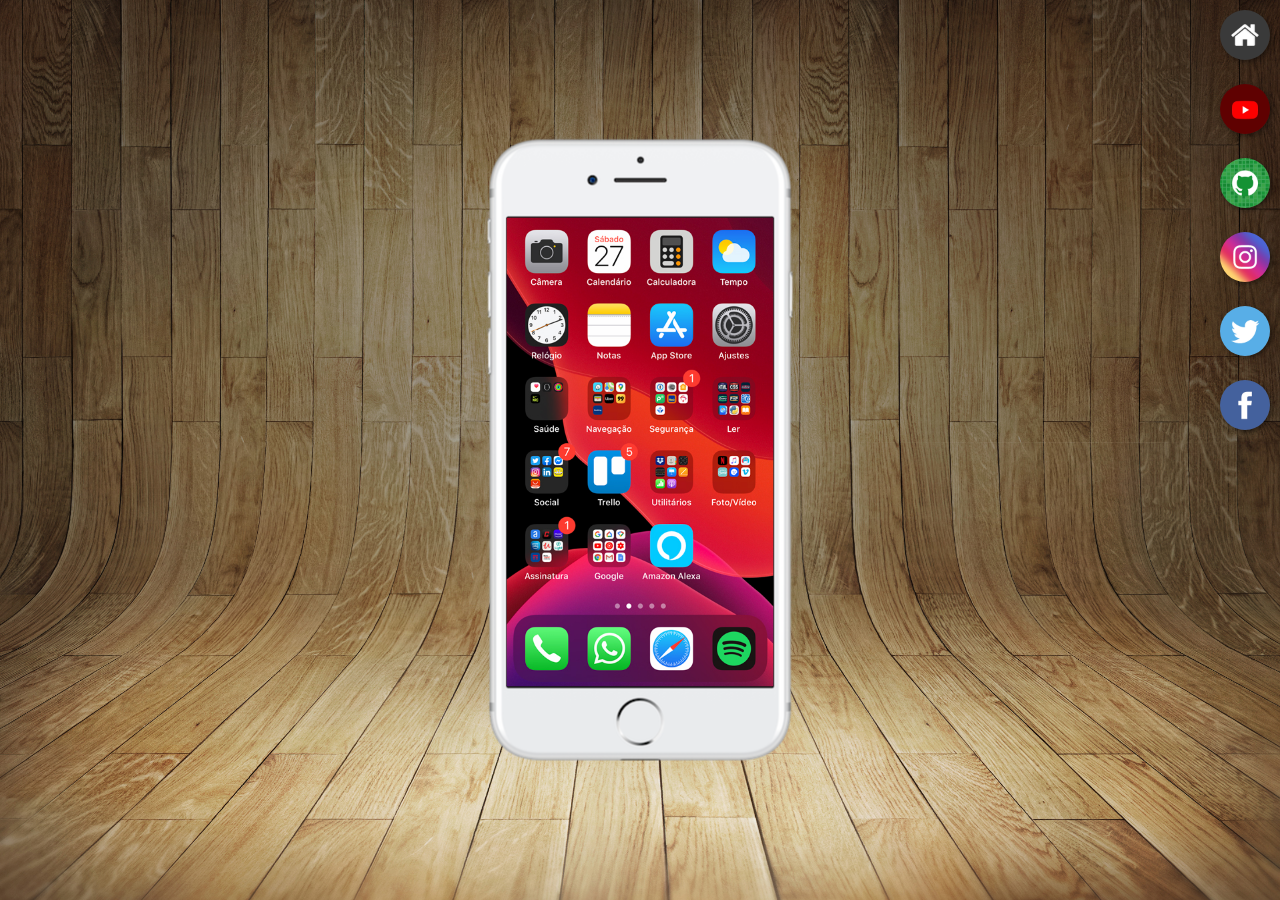
<file: index.html>
<!DOCTYPE html>
<html lang="pt-br">
<head>
    <meta charset="UTF-8">
    <meta name="viewport" content="width=device-width, initial-scale=1.0">
    <link rel="stylesheet" href="estilos/style.css">
    <link rel="shortcut icon" href="favicon.ico" type="image/x-icon">
    <title>Projeto Redes Sociais</title>
</head>
<body>
    <main>
        <section id="telefone">
            <iframe src="home.html" name="tela" id="tela" frameborder="0">
                Imagem deslizante com o papel de parede do Iphone
            </iframe>
        </section>
        <section id="redes-sociais">
            <a href="home.html" target="tela"><img src="imagens/logo-home.jpg" alt="home"></a> <br>
            <a href="youtube.html" target="tela"><img src="imagens/logo-youtube.jpg" alt="youtube"></a> <br>
            <a href="github.html" target="tela"><img src="imagens/logo-github.jpg" alt="github"></a> <br>
            <a href="instagram.html" target="tela"><img src="imagens/logo-instagram.jpg" alt="instagram"></a> <br>
            <a href="twitter.html" target="tela"><img src="imagens/logo-twitter.jpg" alt="twitter"></a> <br>
            <a href="facebook.html" target="tela"><img src="imagens/logo-facebook.jpg" alt="facebook"></a>
        </section>
    </main>
</body>
</html>
</file>
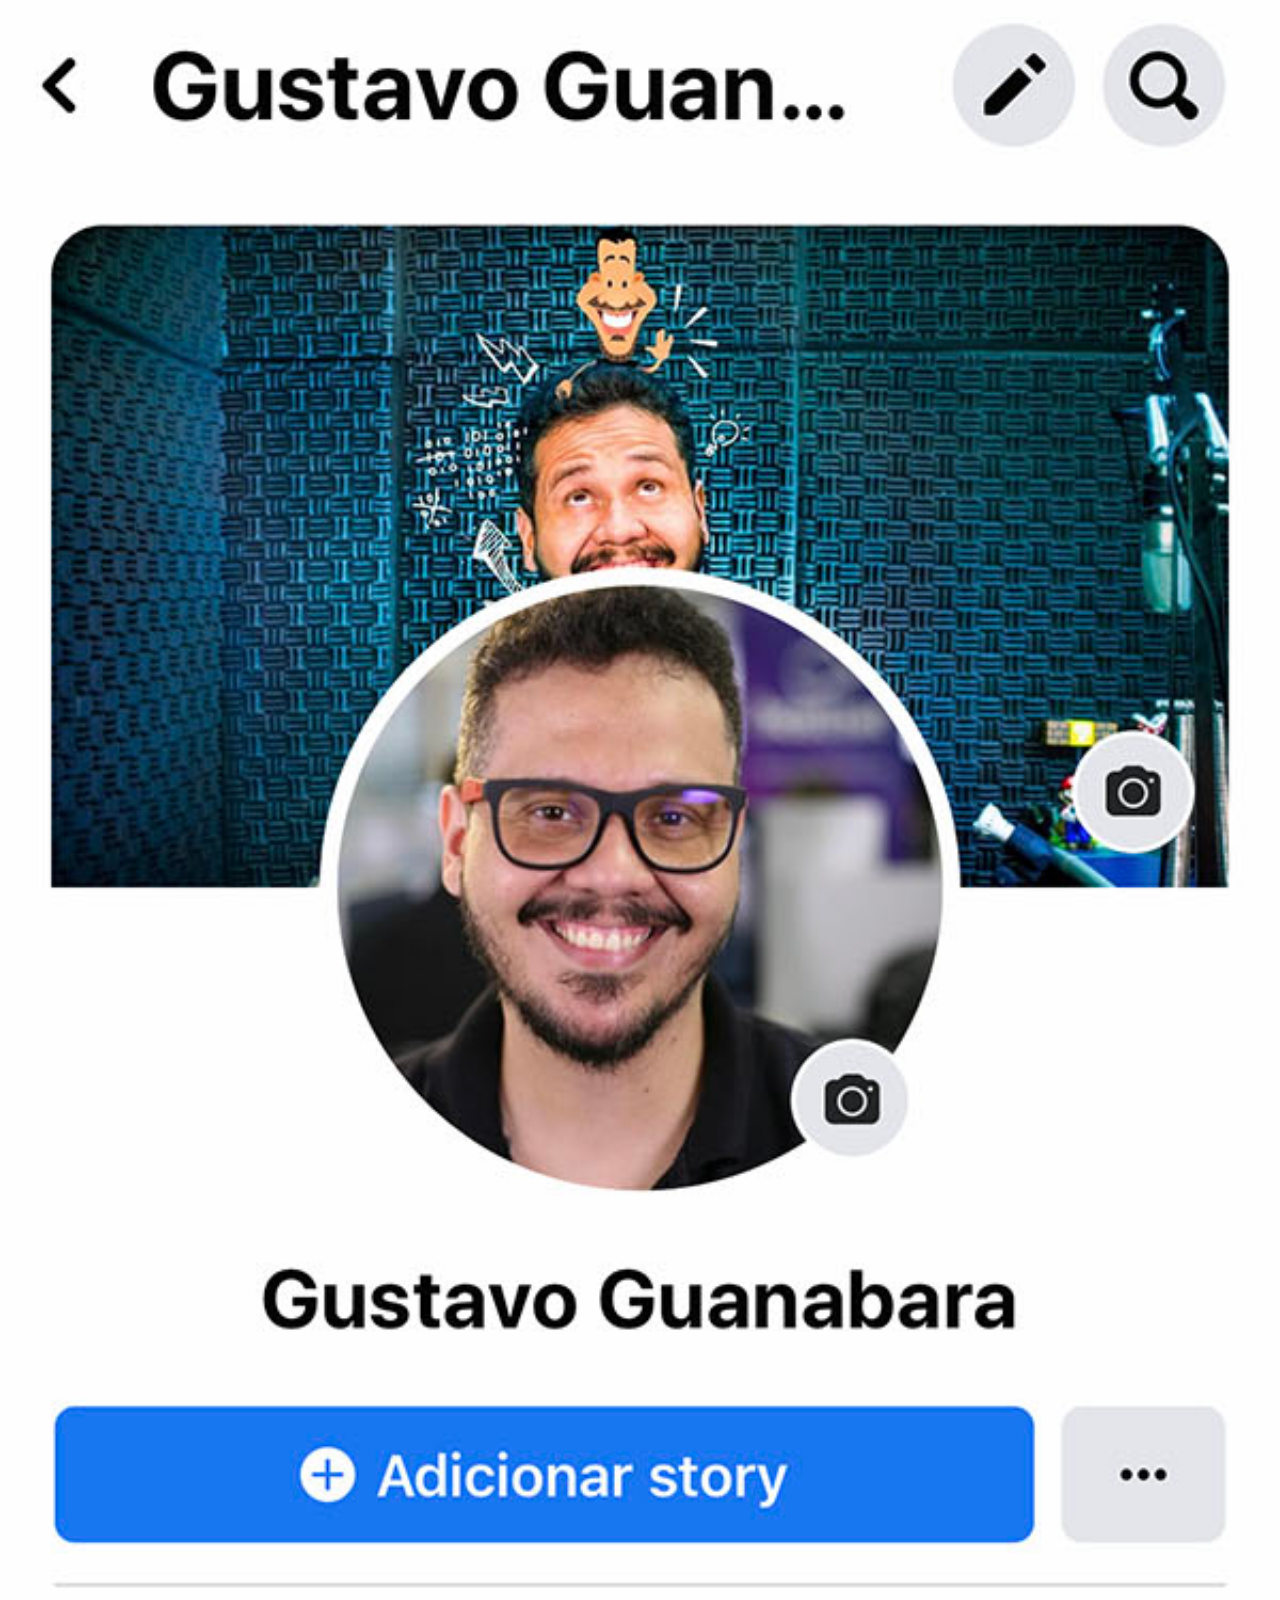
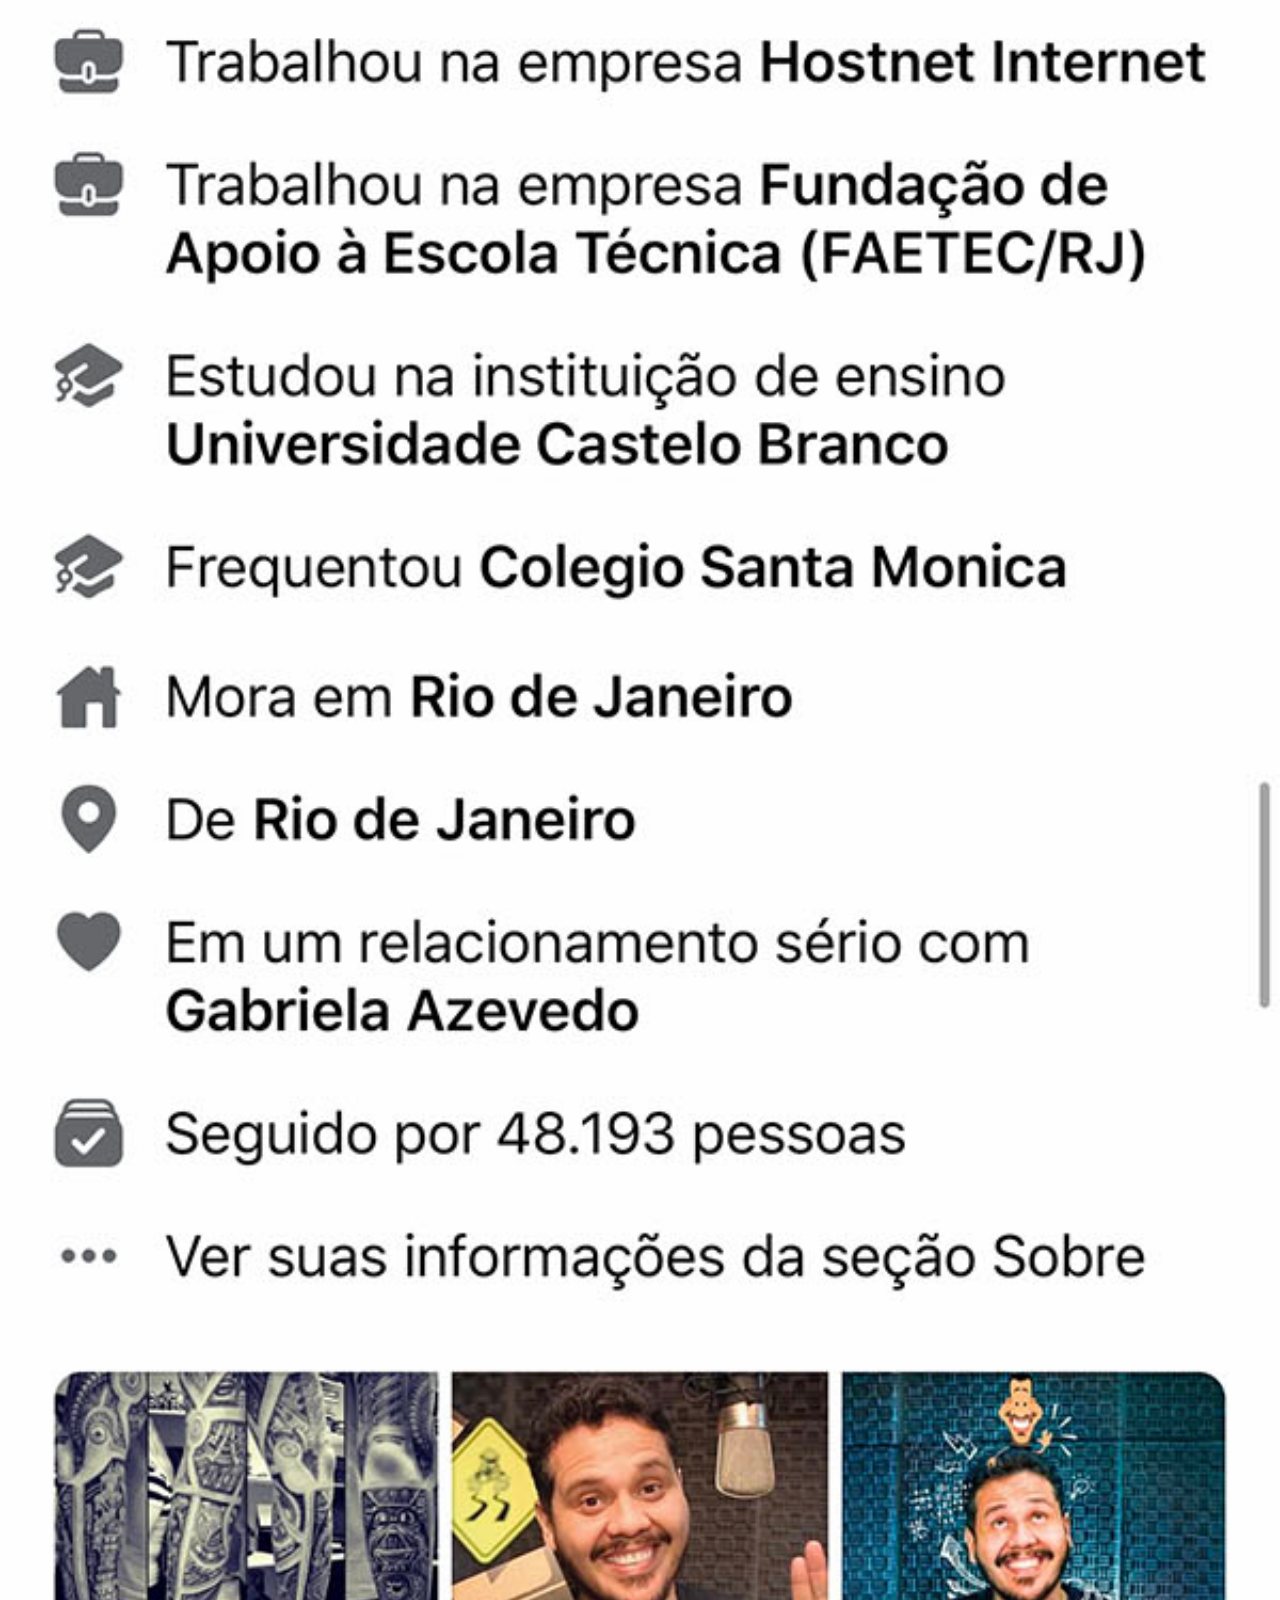
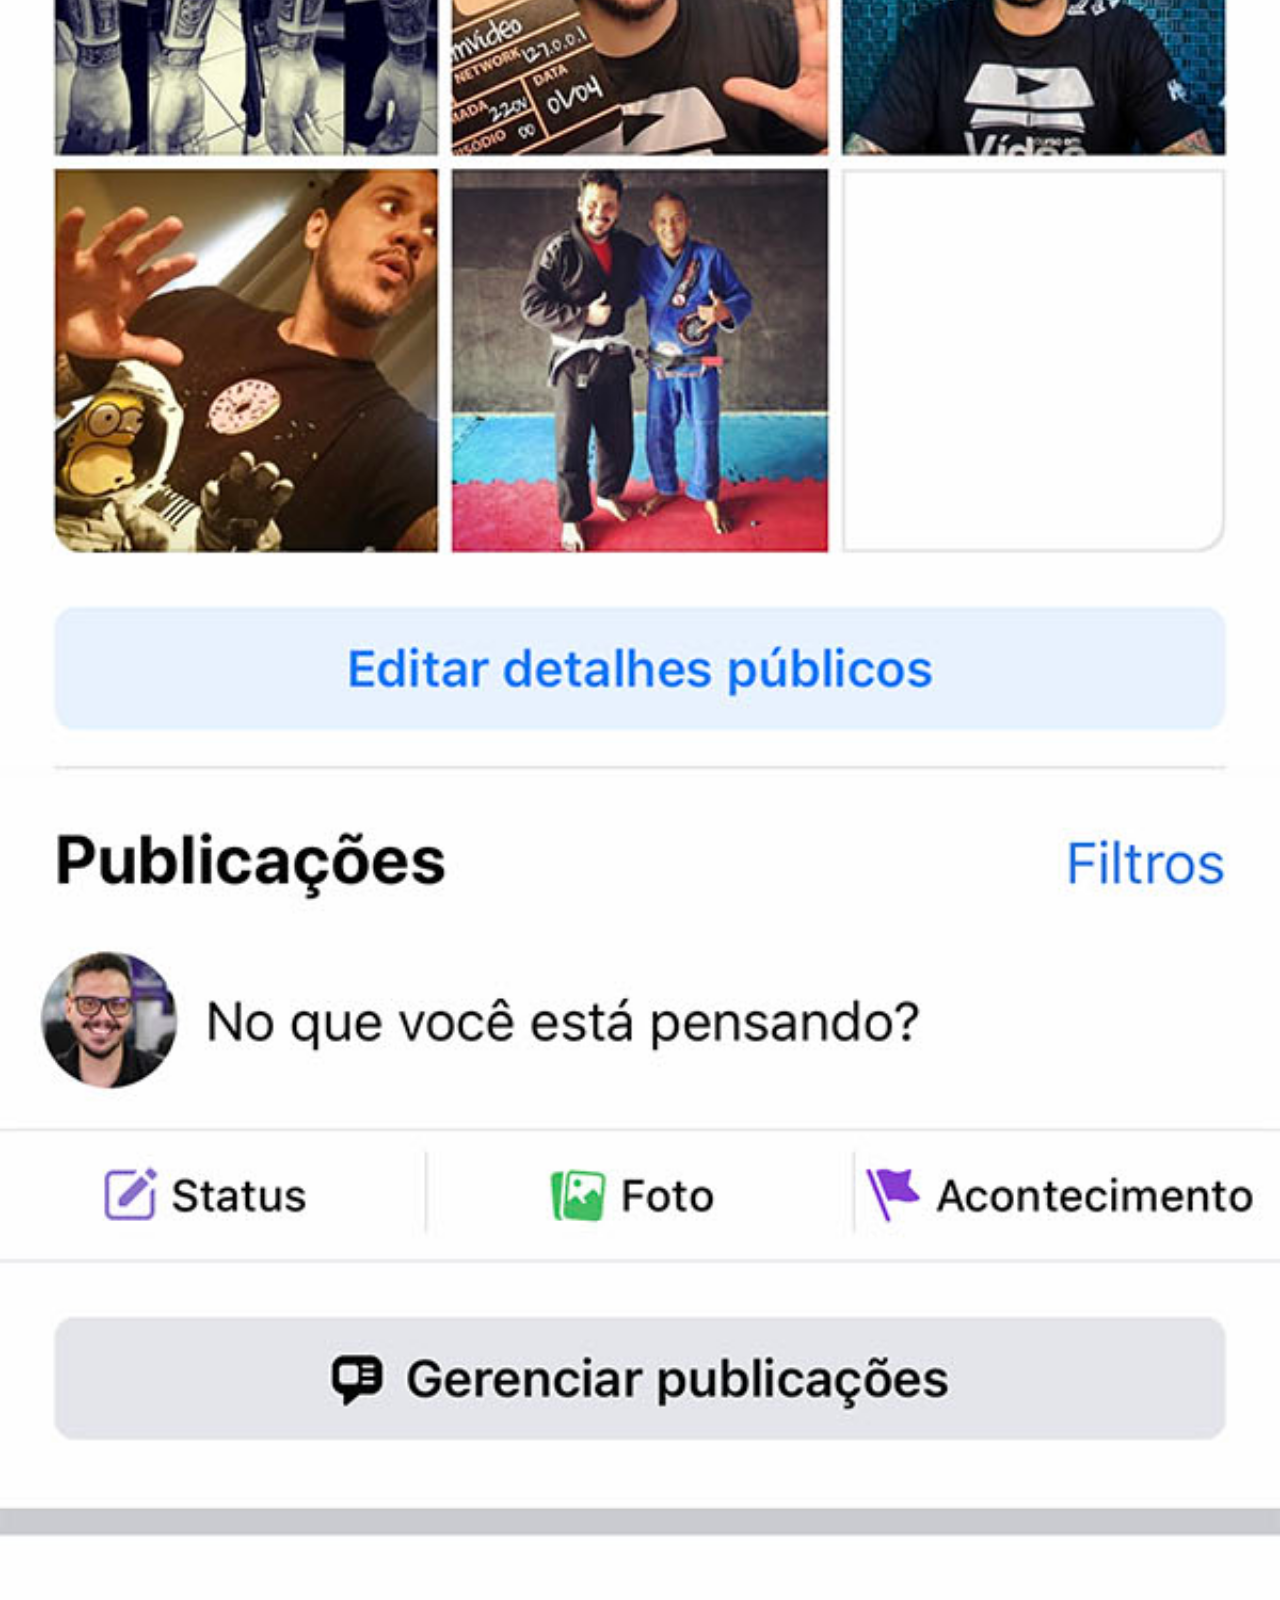
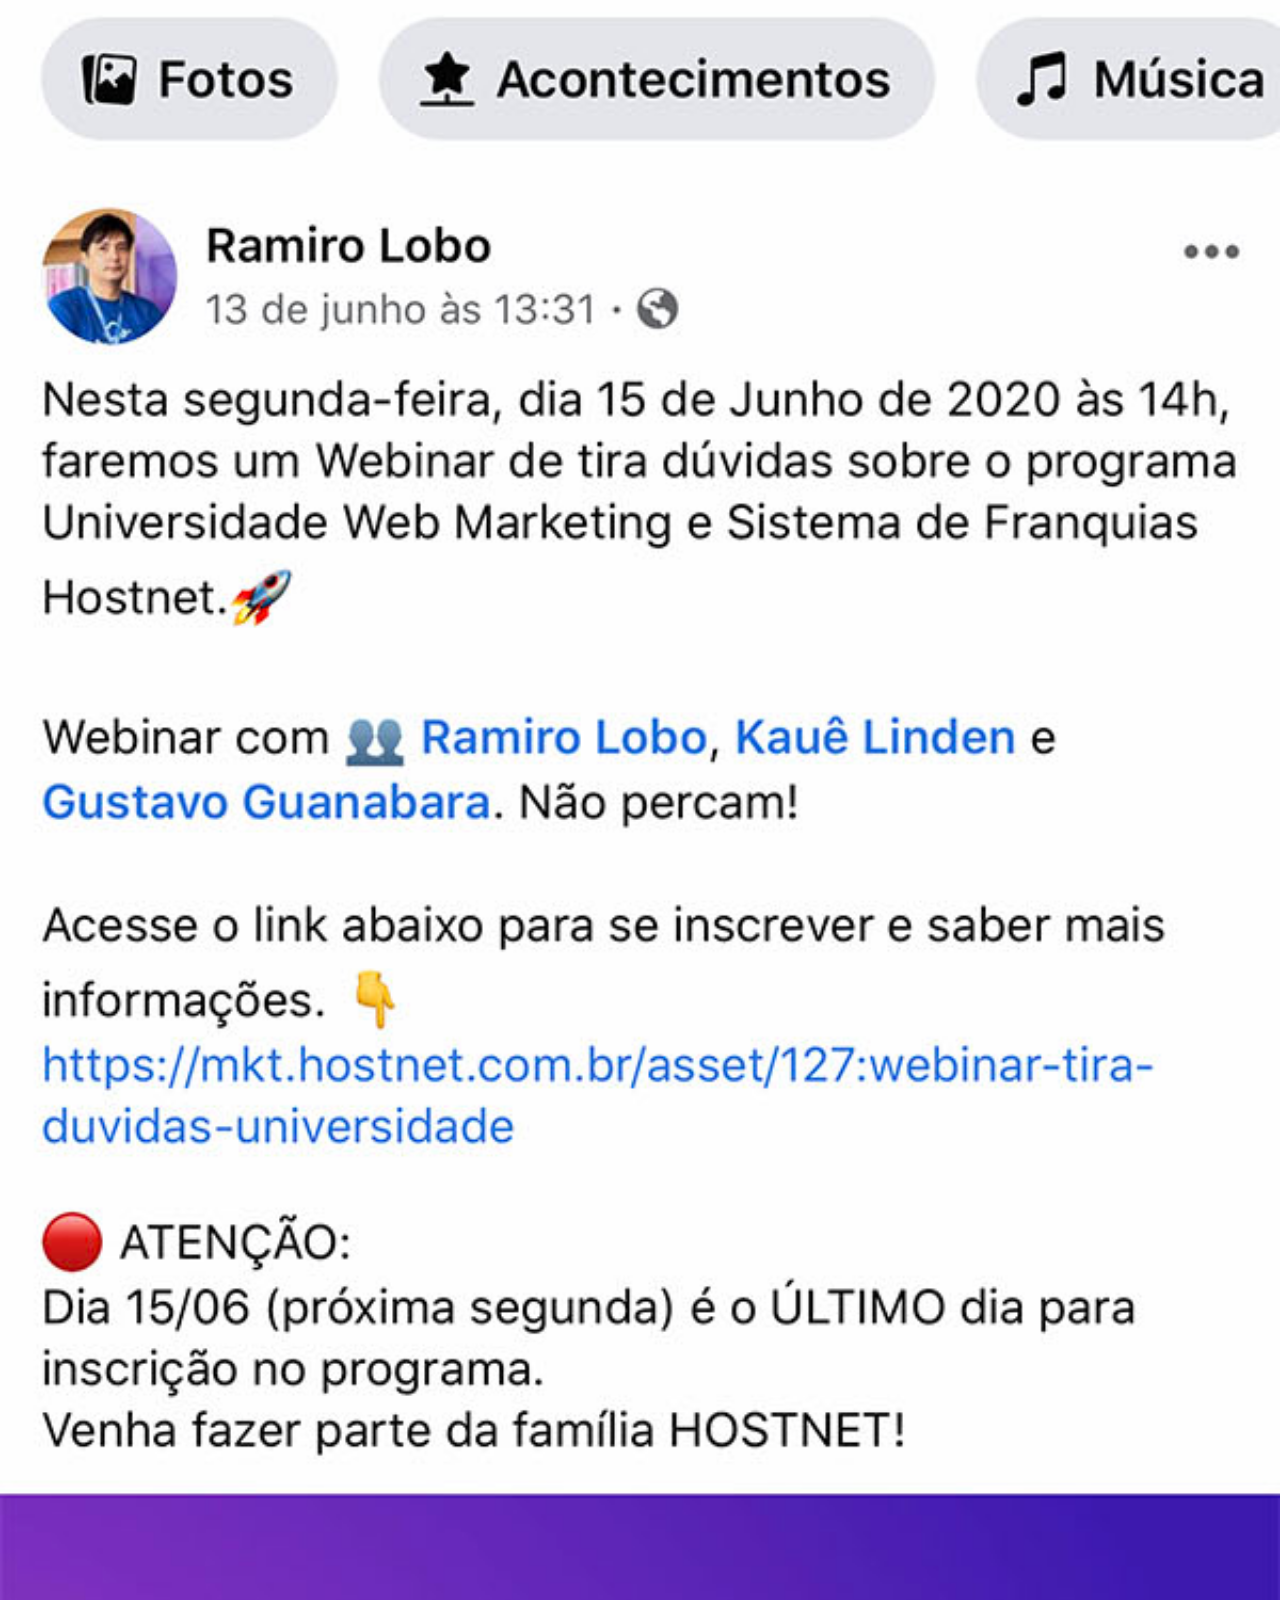
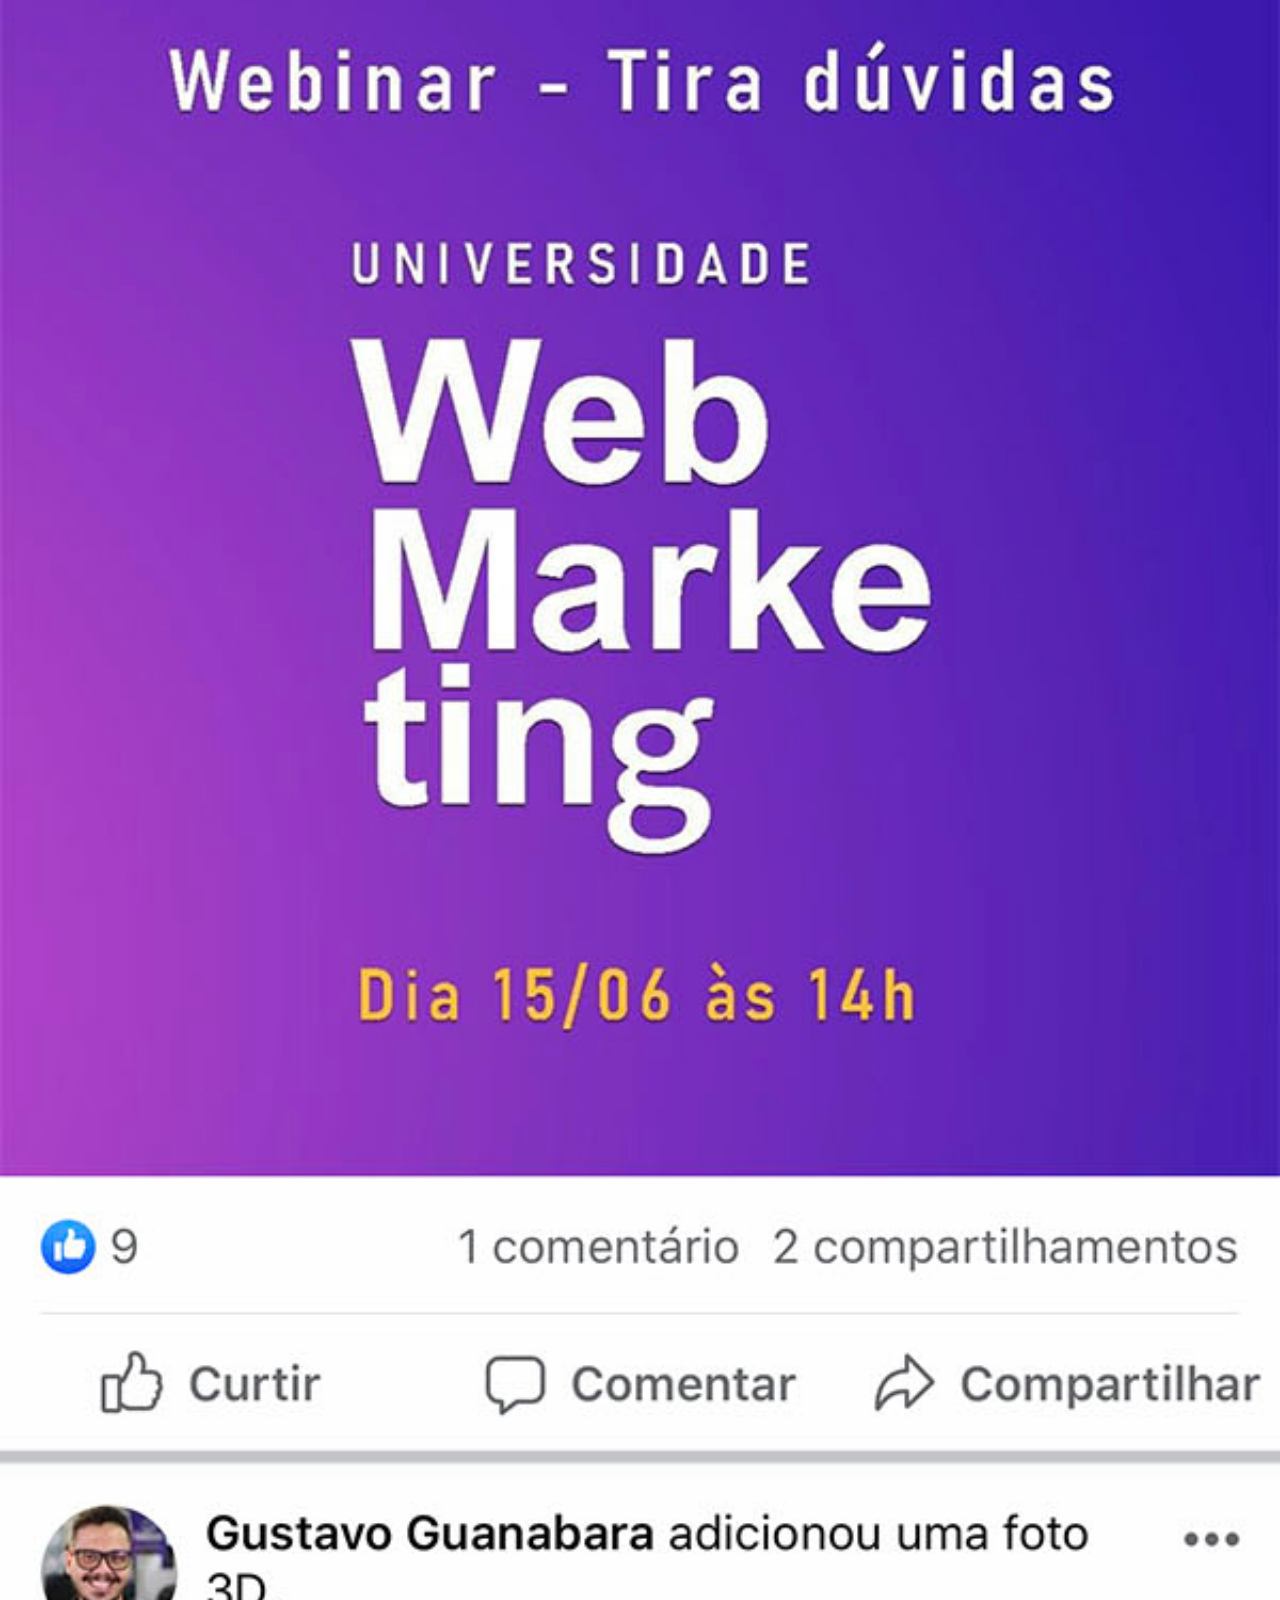
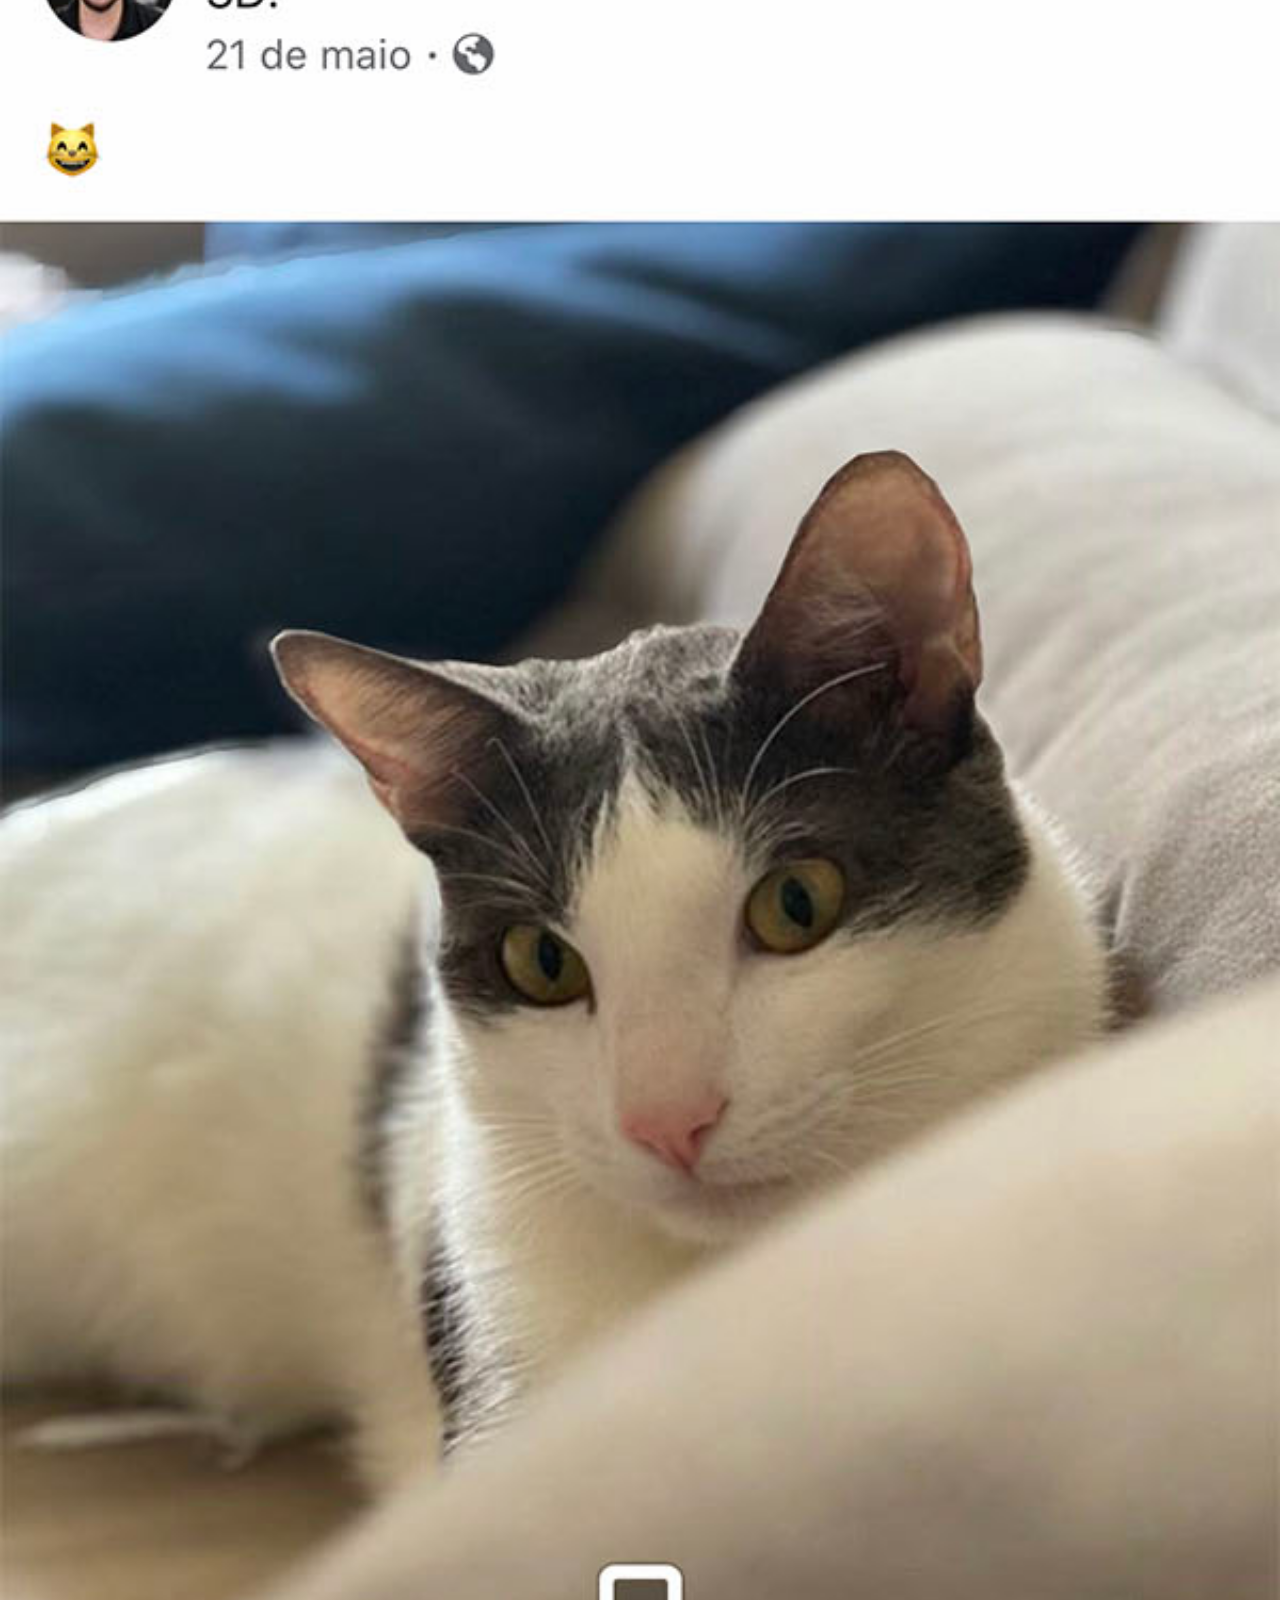
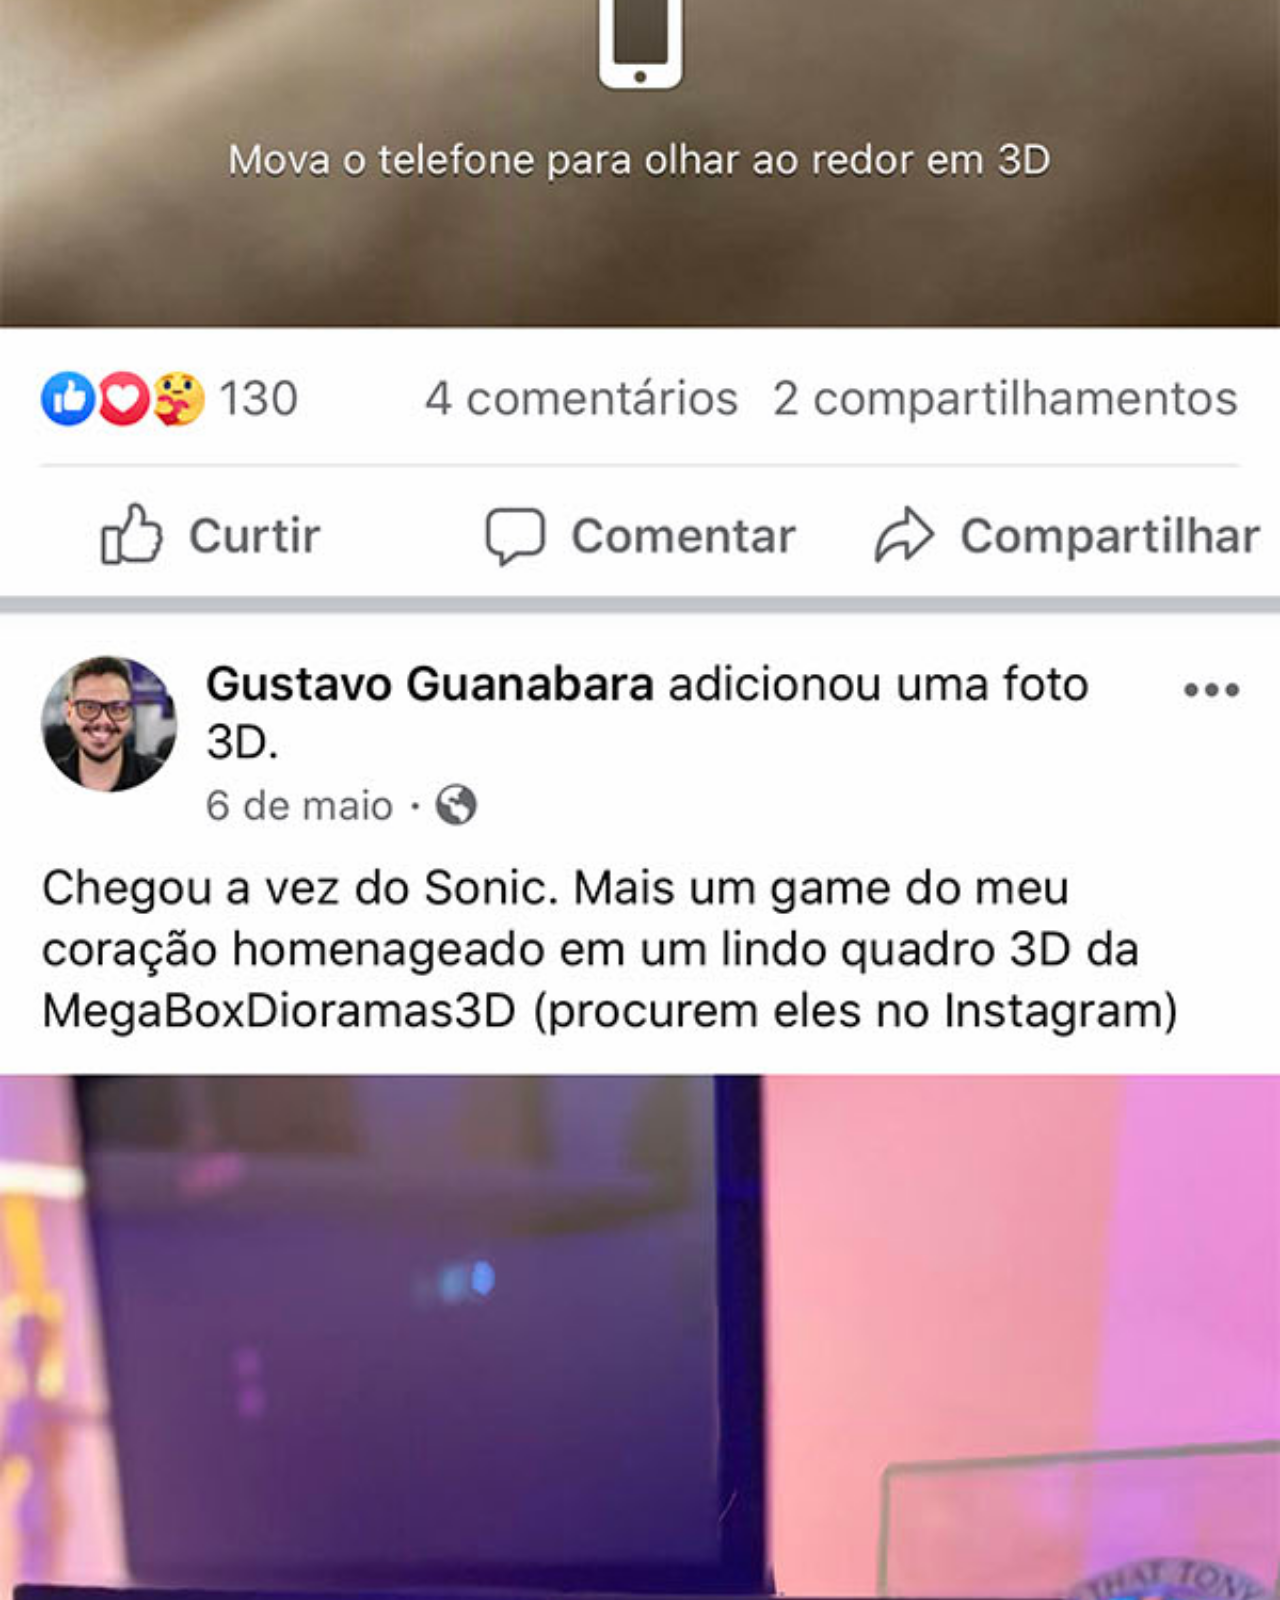
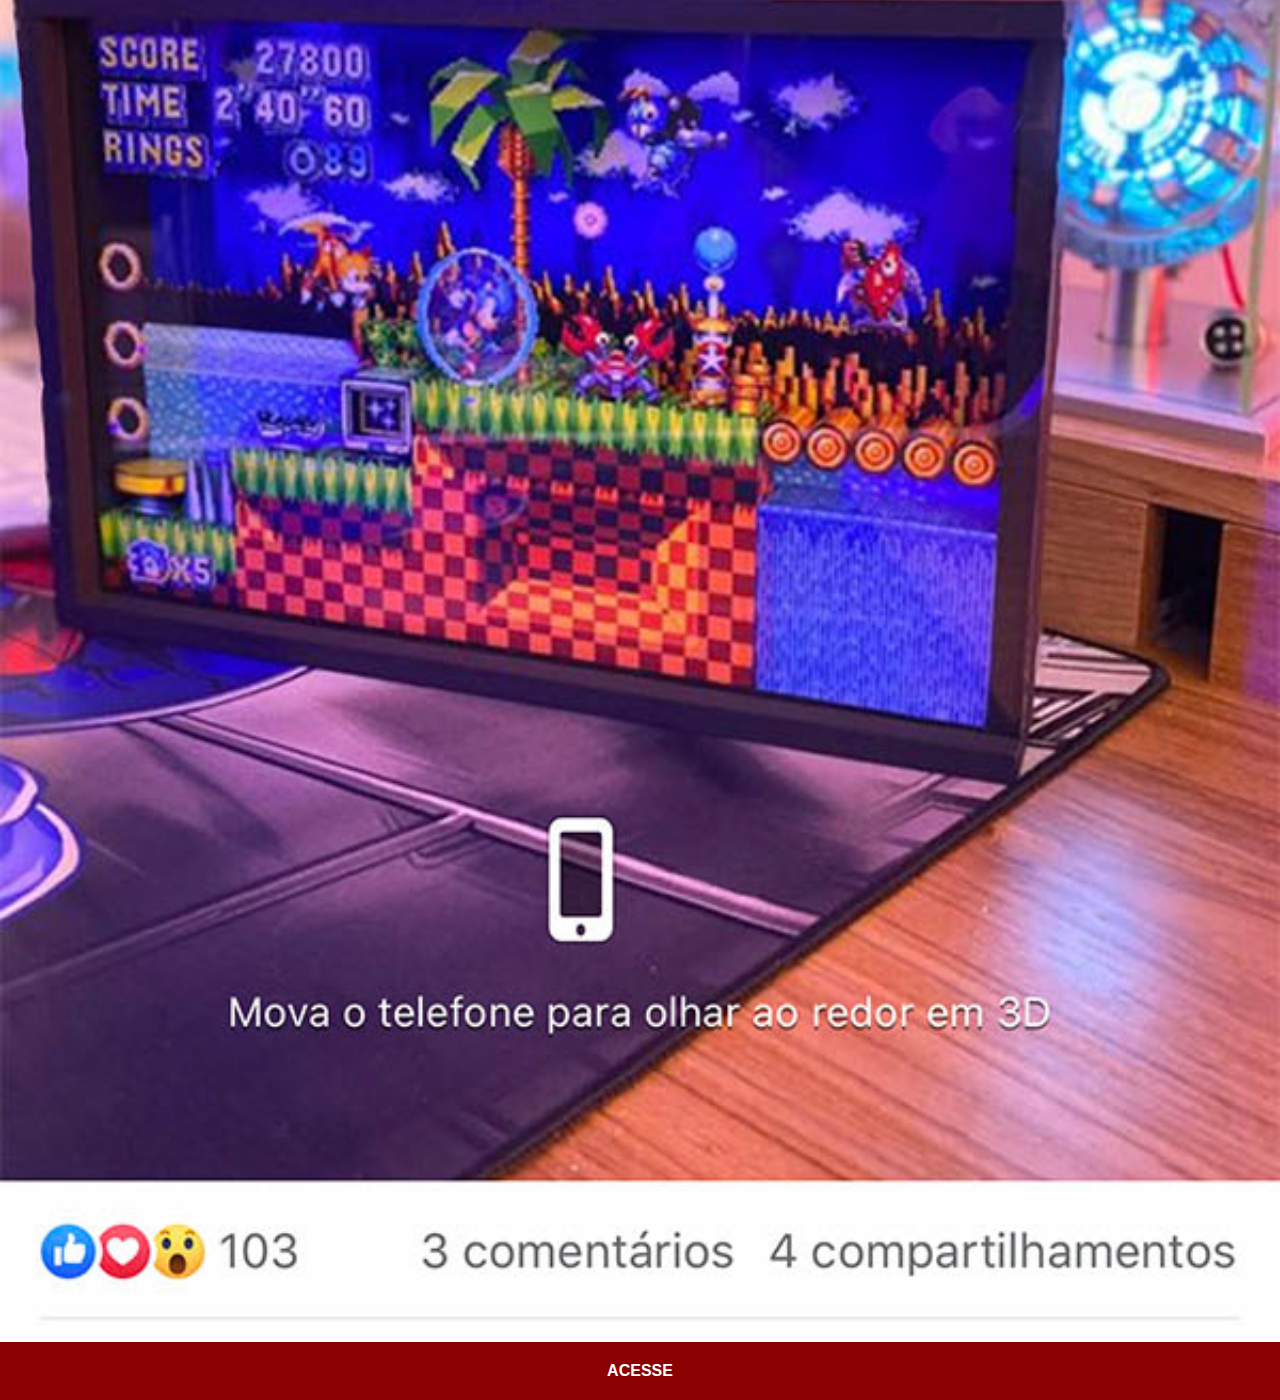
<file: facebook.html>
<!DOCTYPE html>
<html lang="pt-br">
<head>
    <meta charset="UTF-8">
    <meta name="viewport" content="width=device-width, initial-scale=1.0">
    <link rel="stylesheet" href="estilos/social.css">
    <title>Facebook</title>
</head>
<body>
    <img src="imagens/tela-facebook.jpg" alt="facebook">
    <a href="https://m.facebook.com/gabrielfelix.feliboy" target="_blank">ACESSE</a>
</body>
</html>
</file>
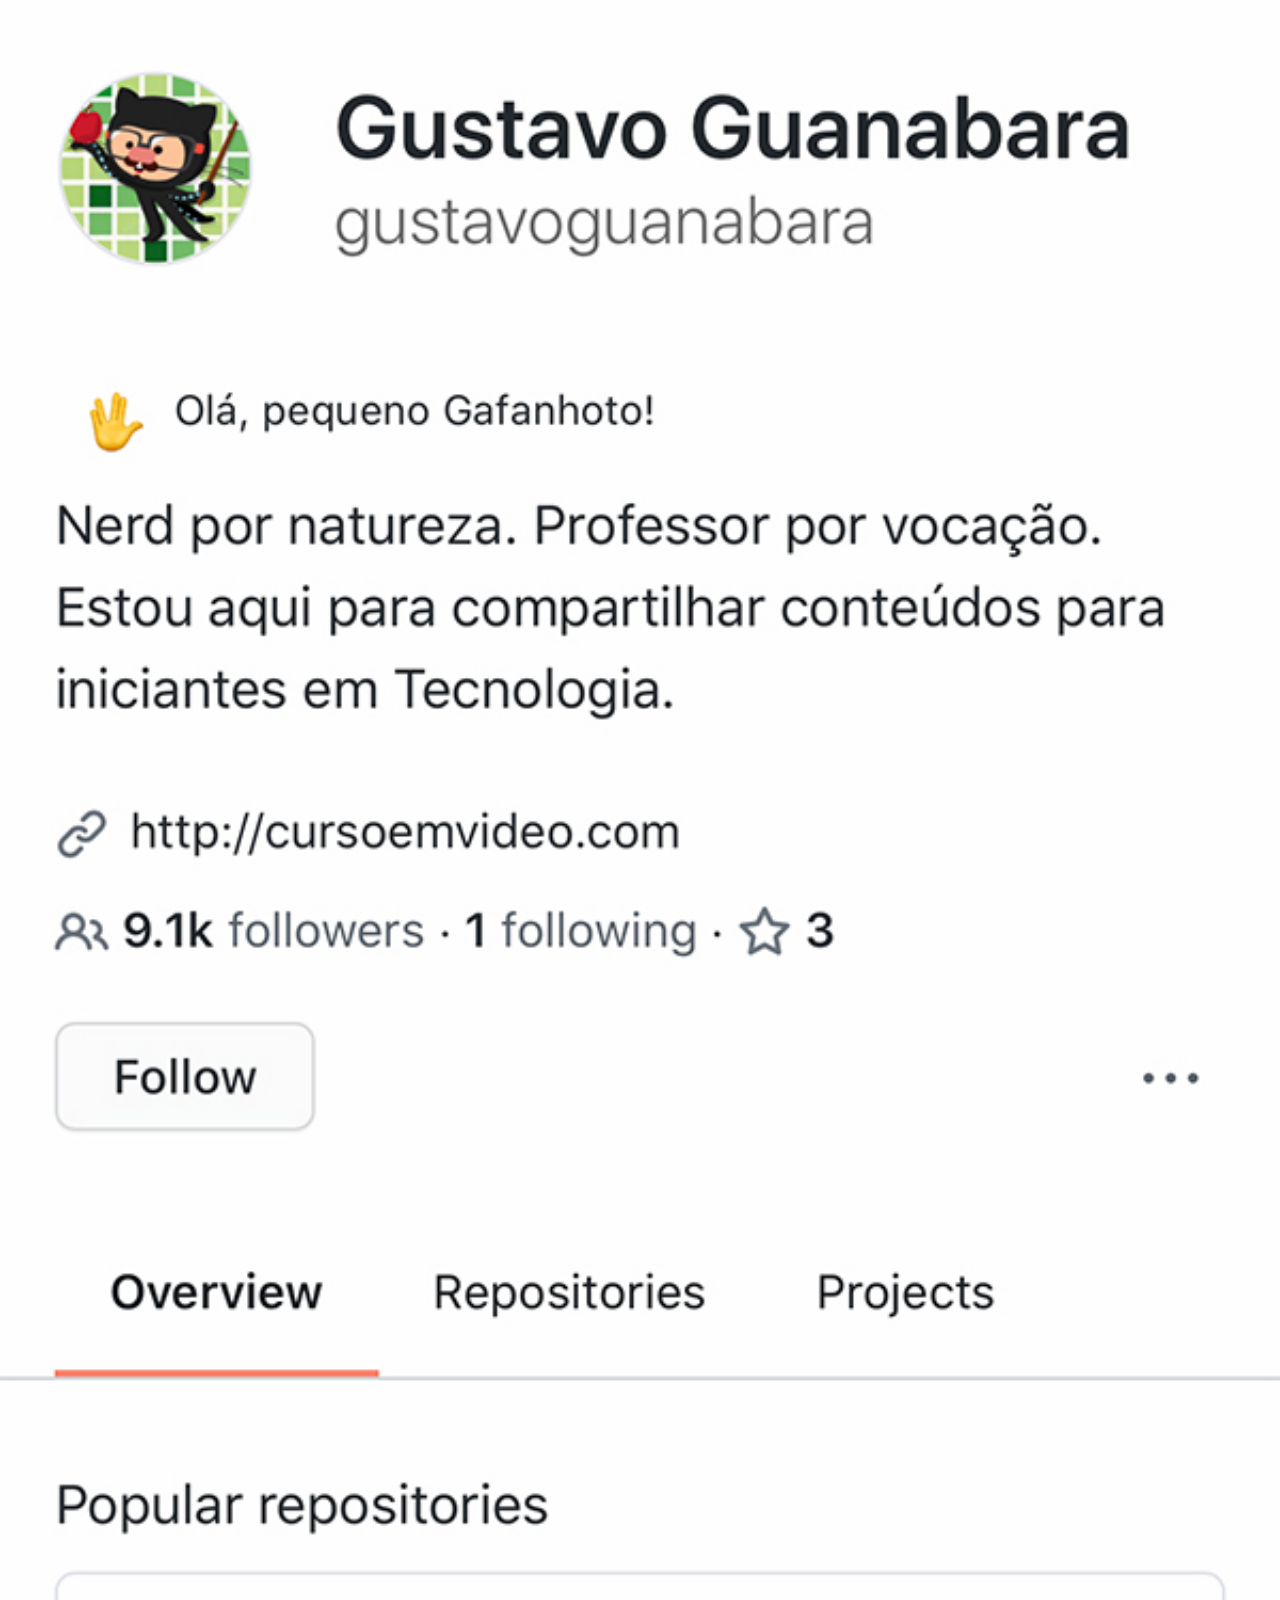
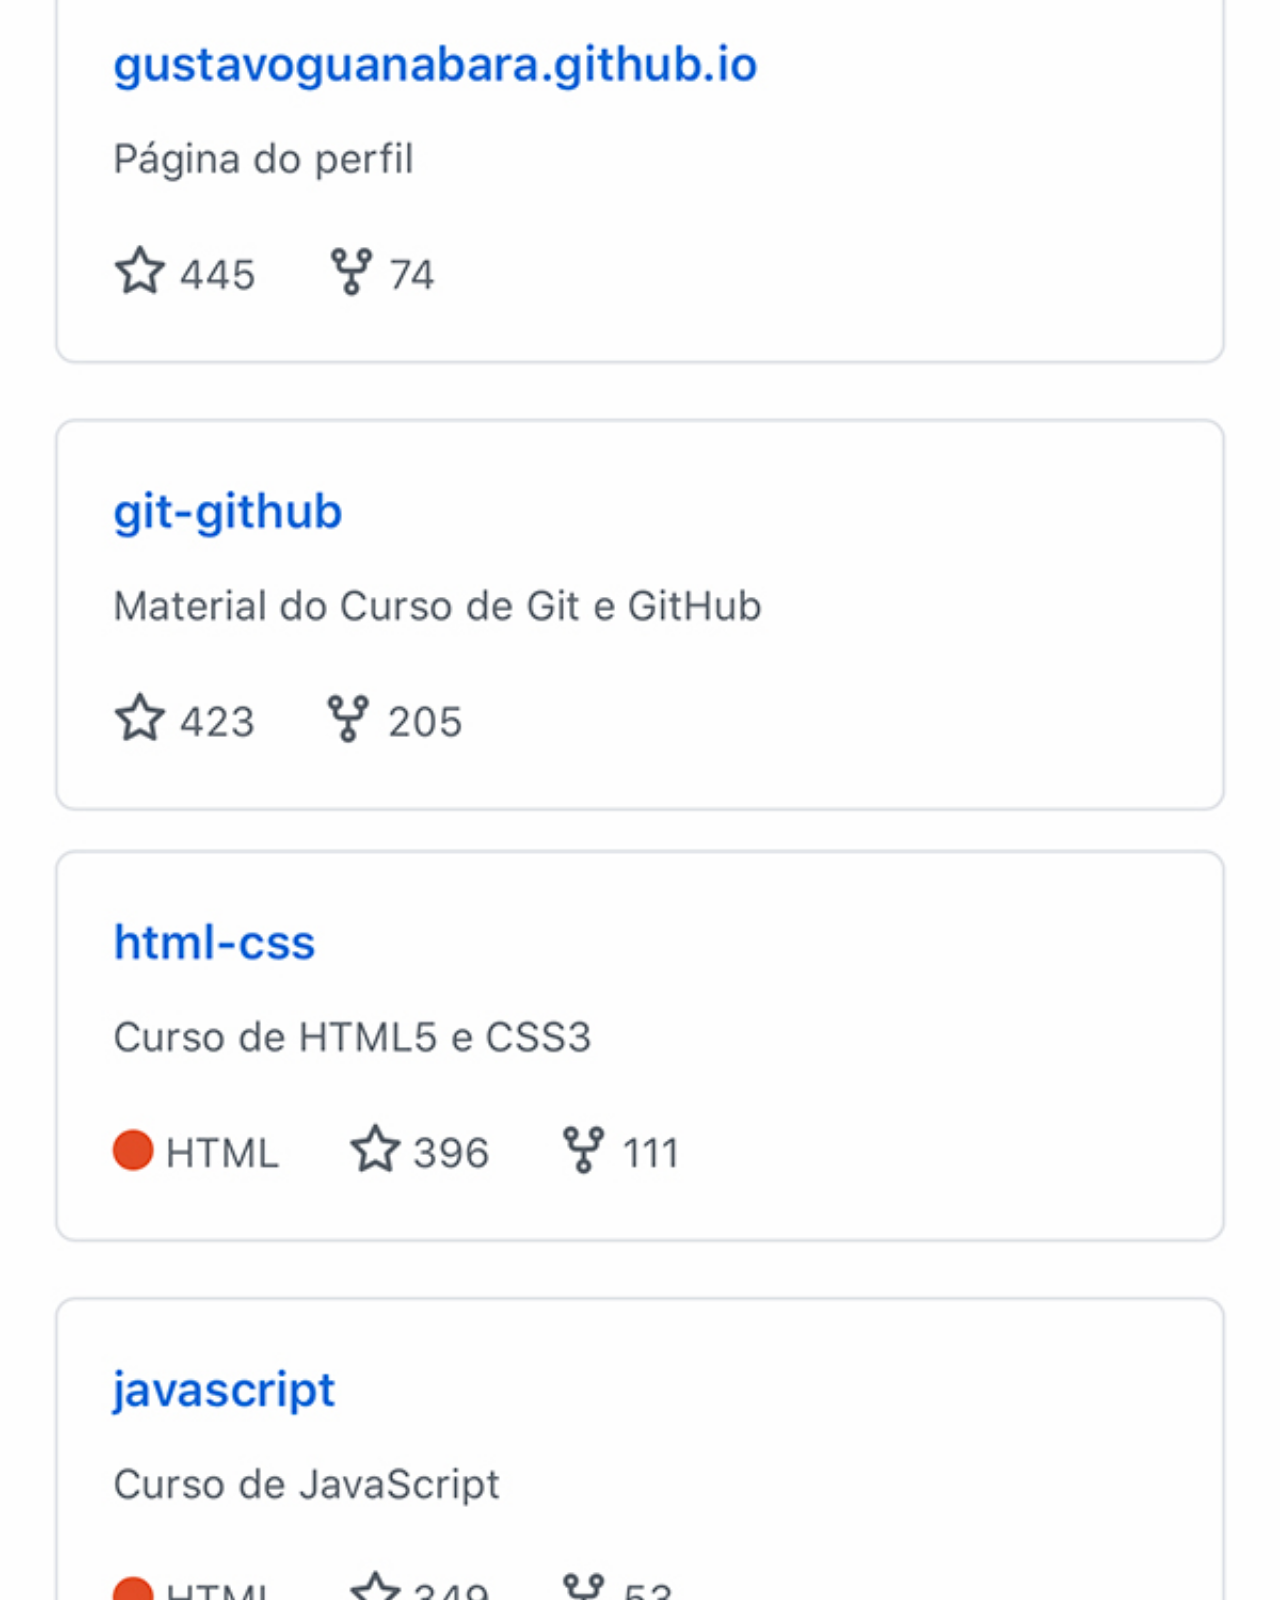
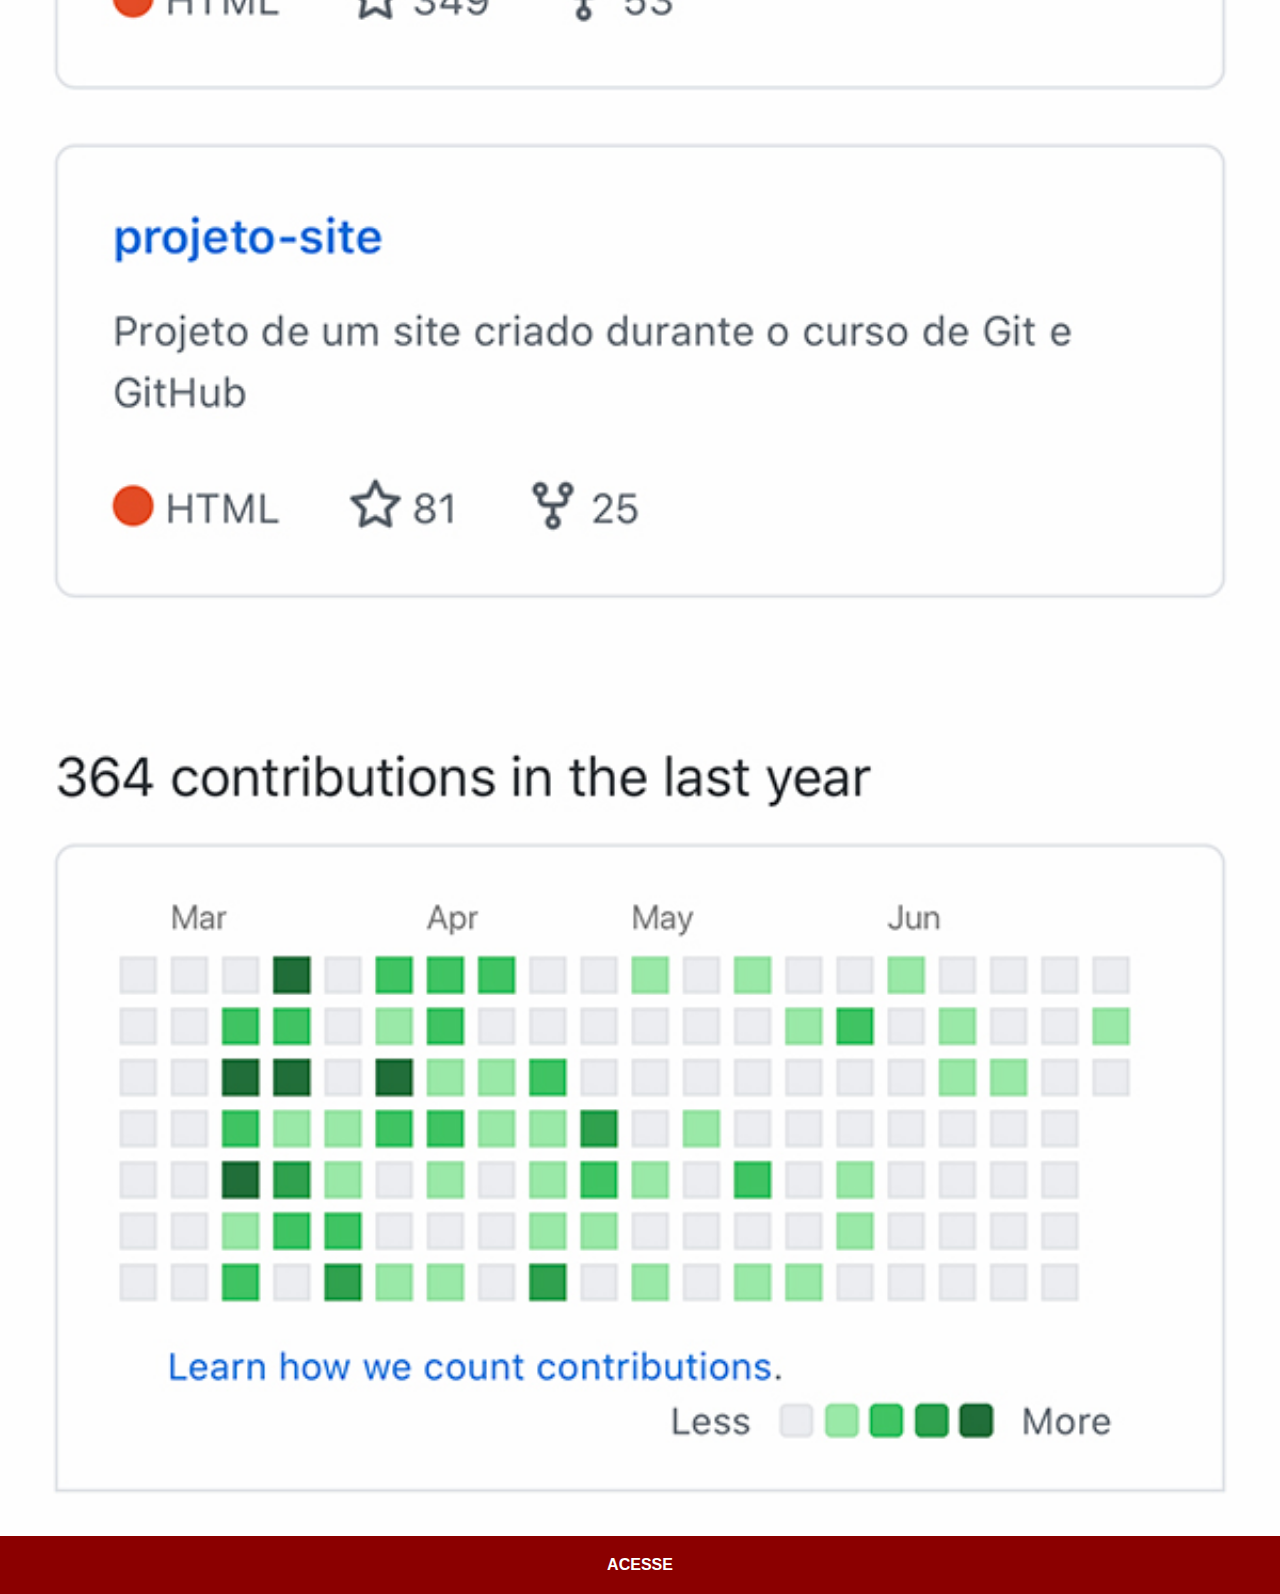
<file: github.html>
<!DOCTYPE html>
<html lang="pt-br">
<head>
    <meta charset="UTF-8">
    <meta name="viewport" content="width=device-width, initial-scale=1.0">
    <title>Github</title>
    <link rel="stylesheet" href="estilos/social.css">
</head>
<body>
    <img src="imagens/tela-github.jpg" alt="github">
    <a href="https://github.com/vuvufelix" target="_blank">ACESSE</a>
</body>
</html>
</file>
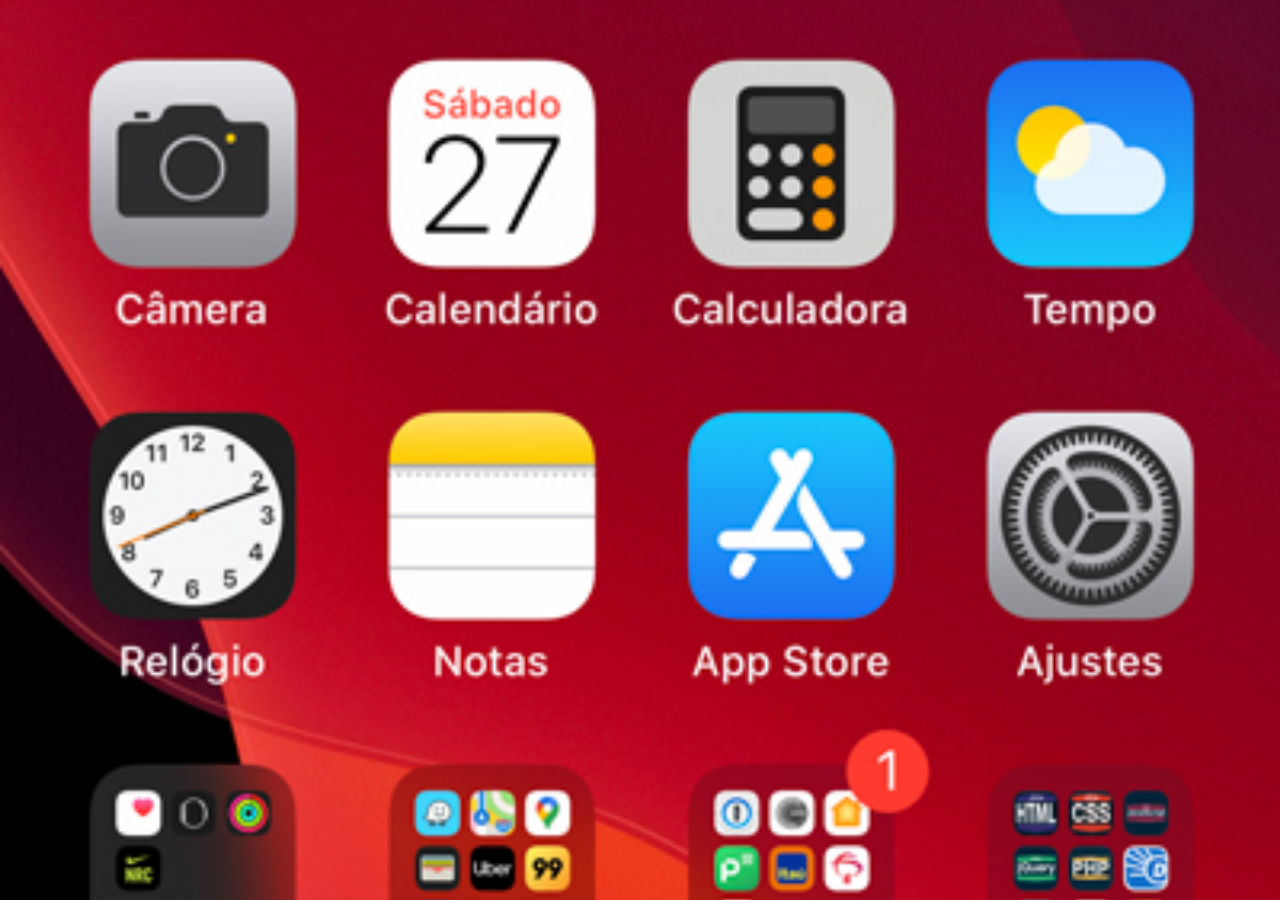
<file: home.html>
<!DOCTYPE html>
<html lang="pt-br">
<head>
    <meta charset="UTF-8">
    <meta name="viewport" content="width=device-width, initial-scale=1.0">
    <title>Home</title>
    <style>
        * {
            margin: 0px;
            padding: 0px;
        }

        body {
            width: 100vw;
            height: 100vh;
            background: black url("imagens/tela-home.jpg") no-repeat top center;
            background-size: cover;
        }
    </style>
</head>
<body>
    
</body>
</html>
</file>
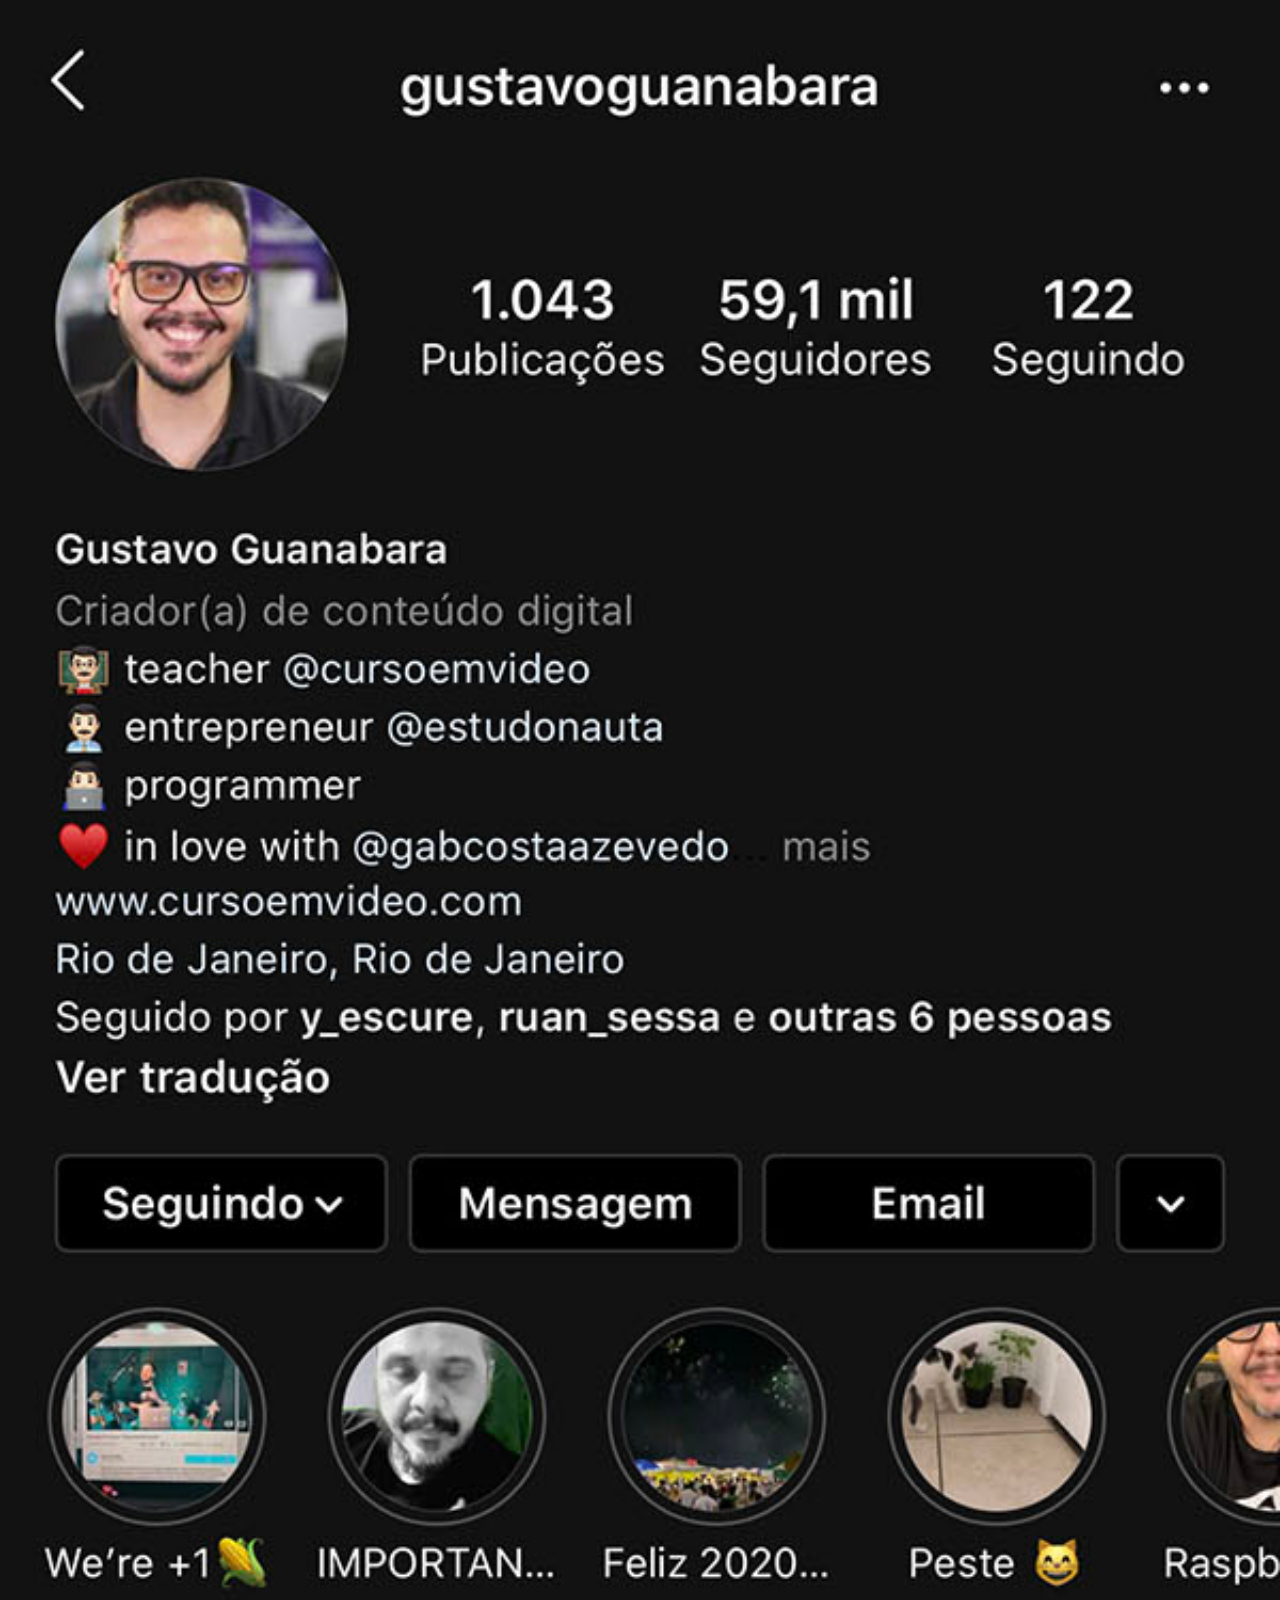
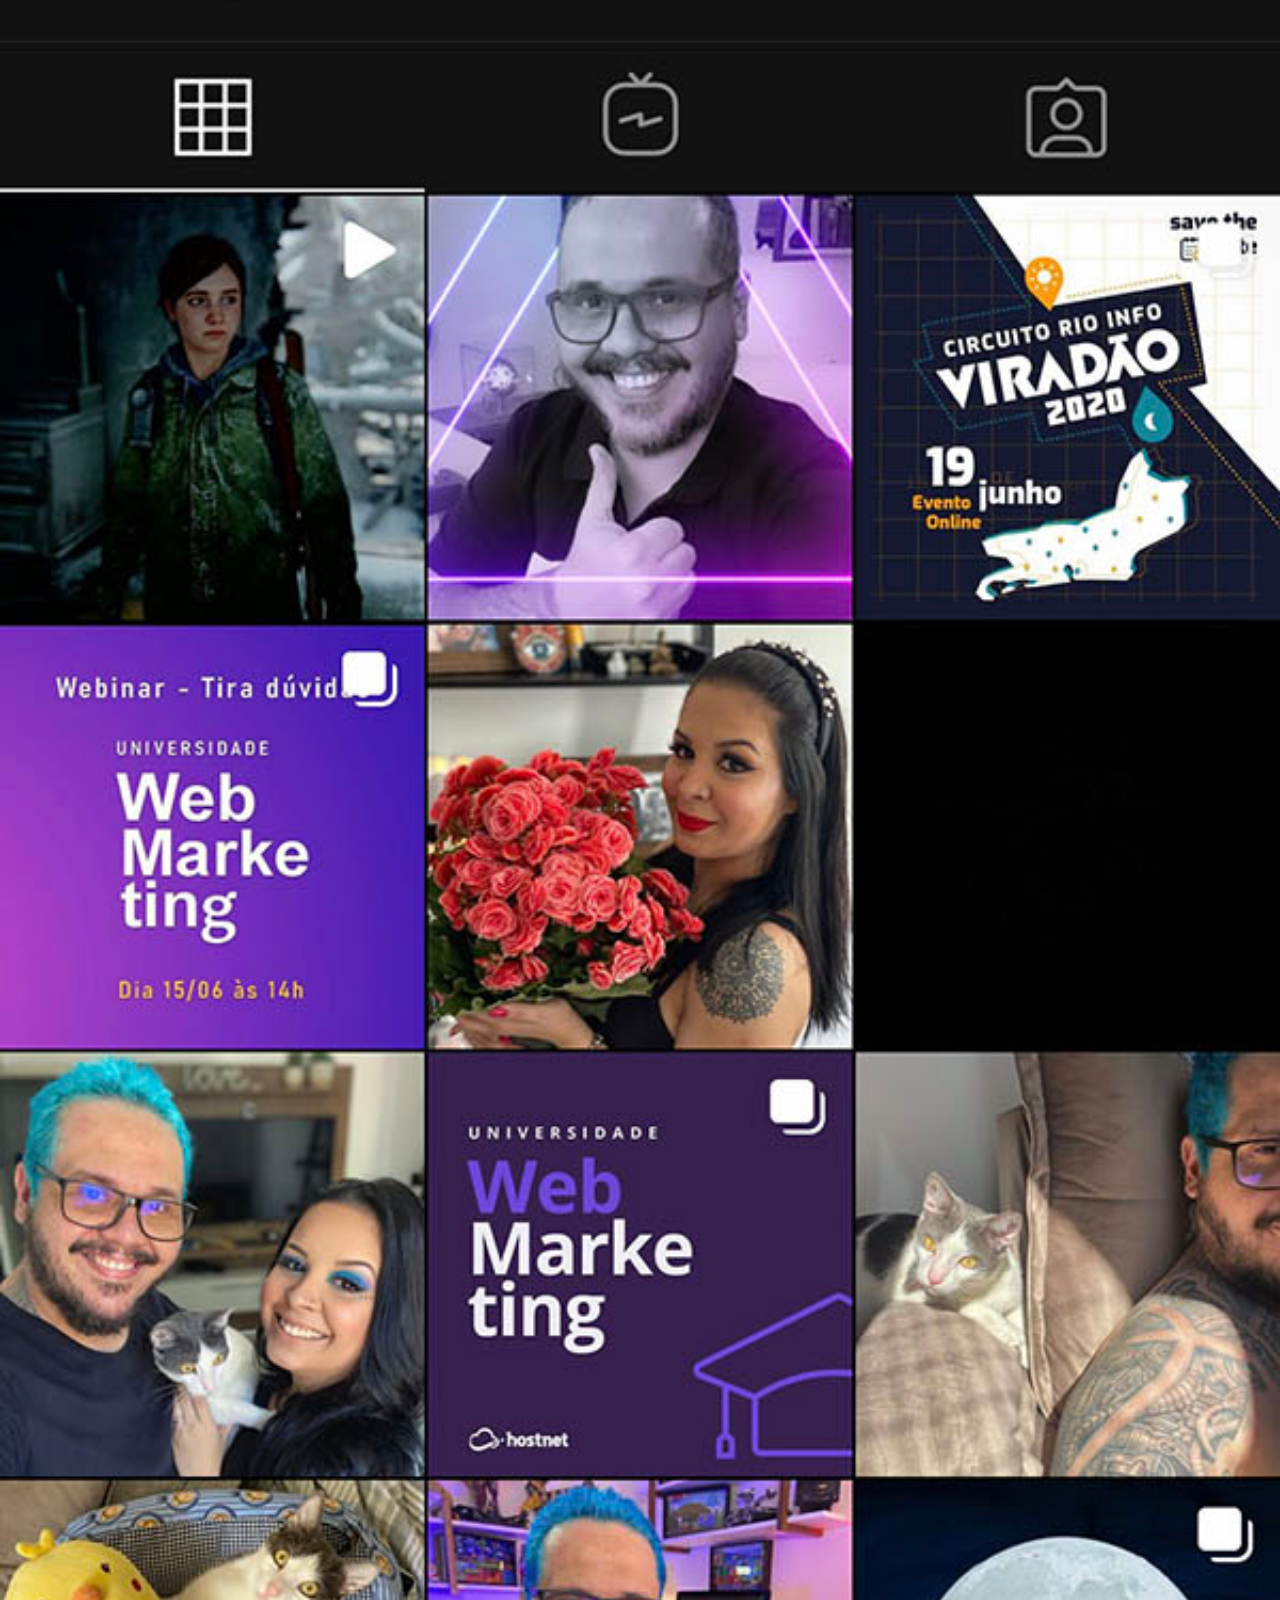
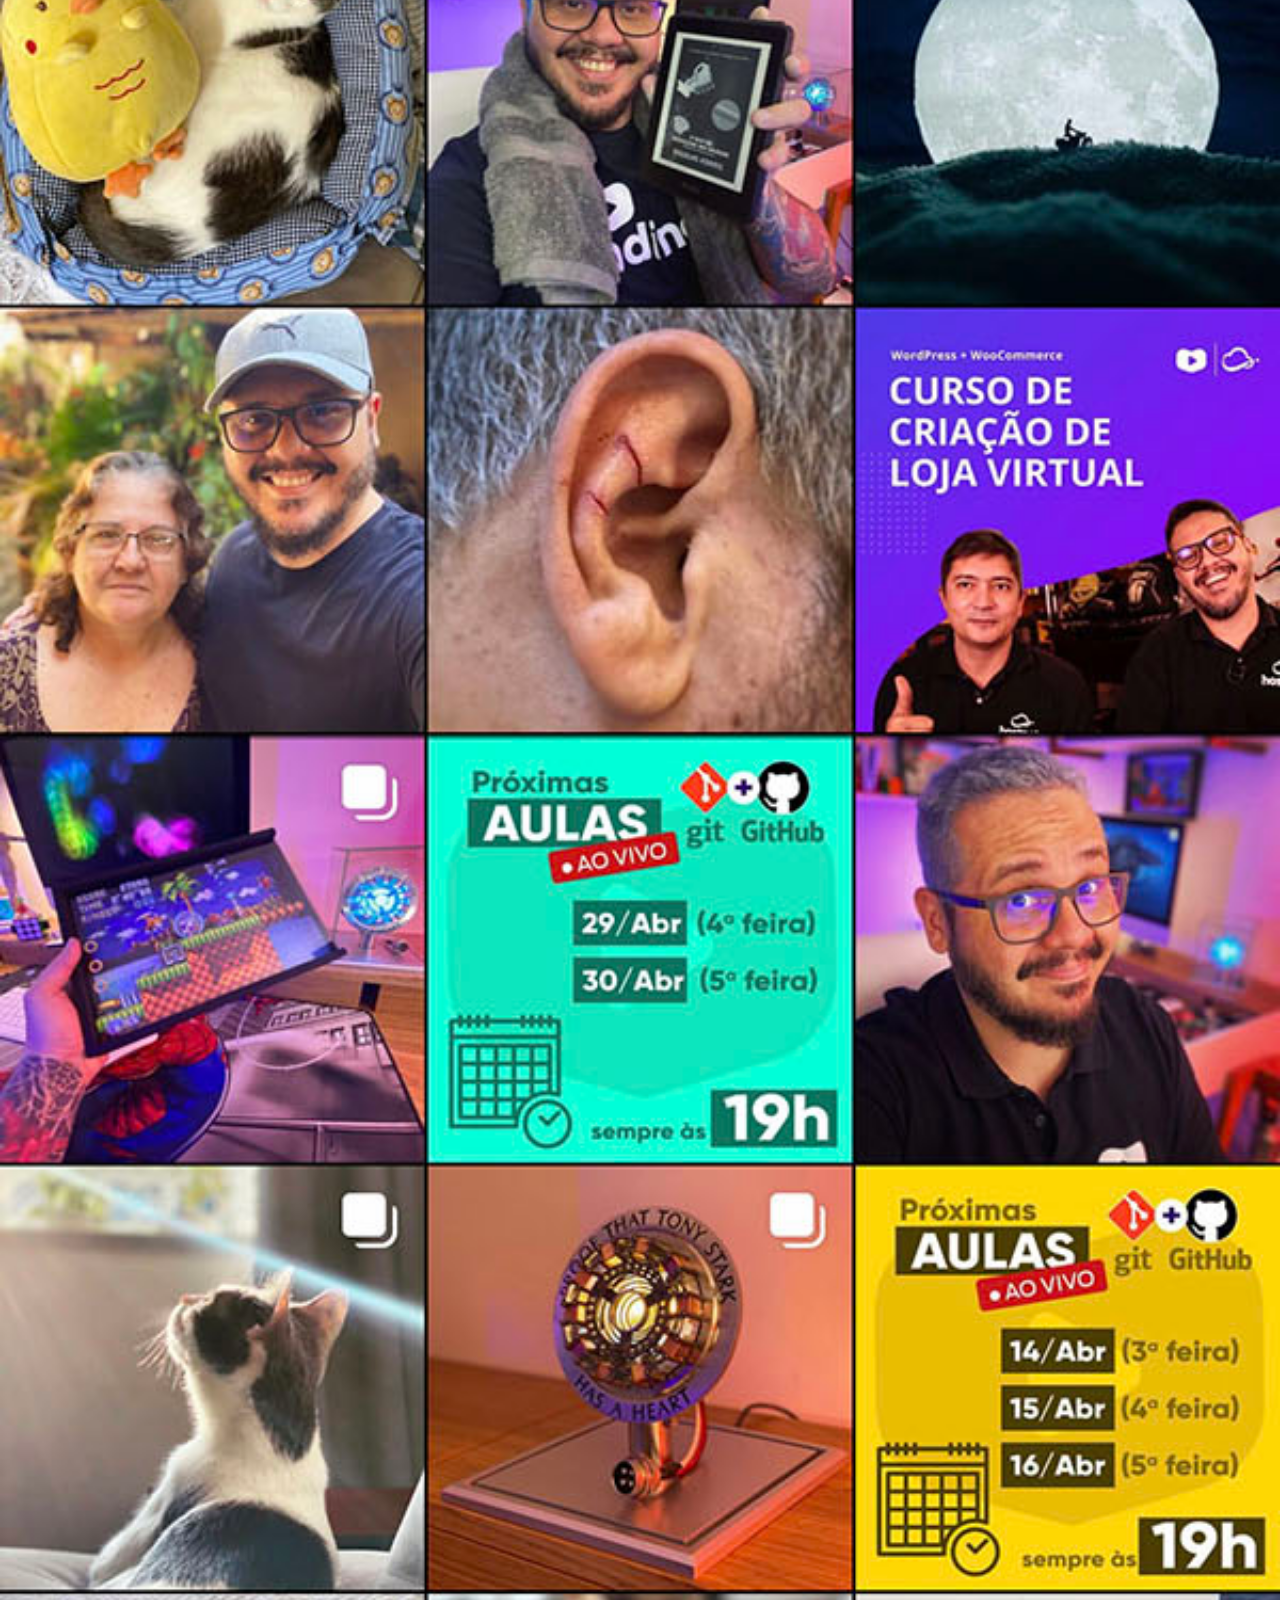
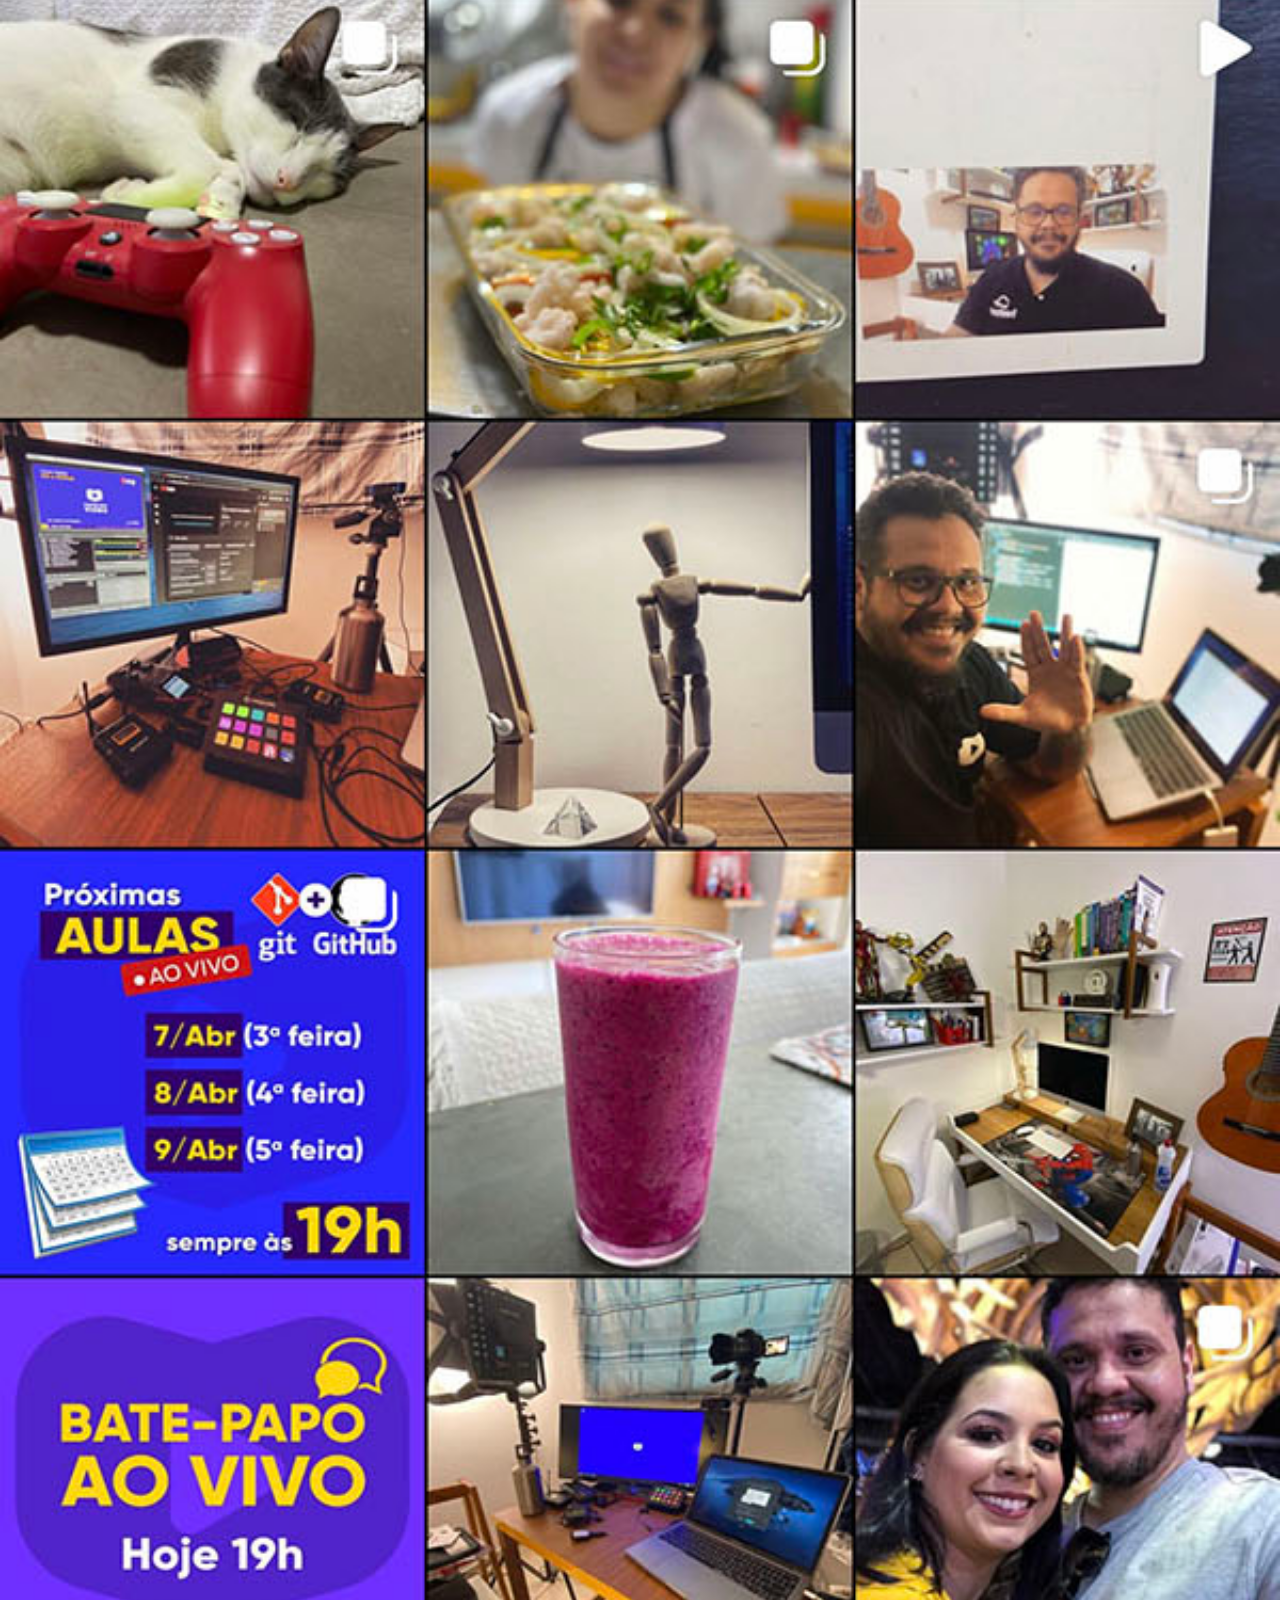
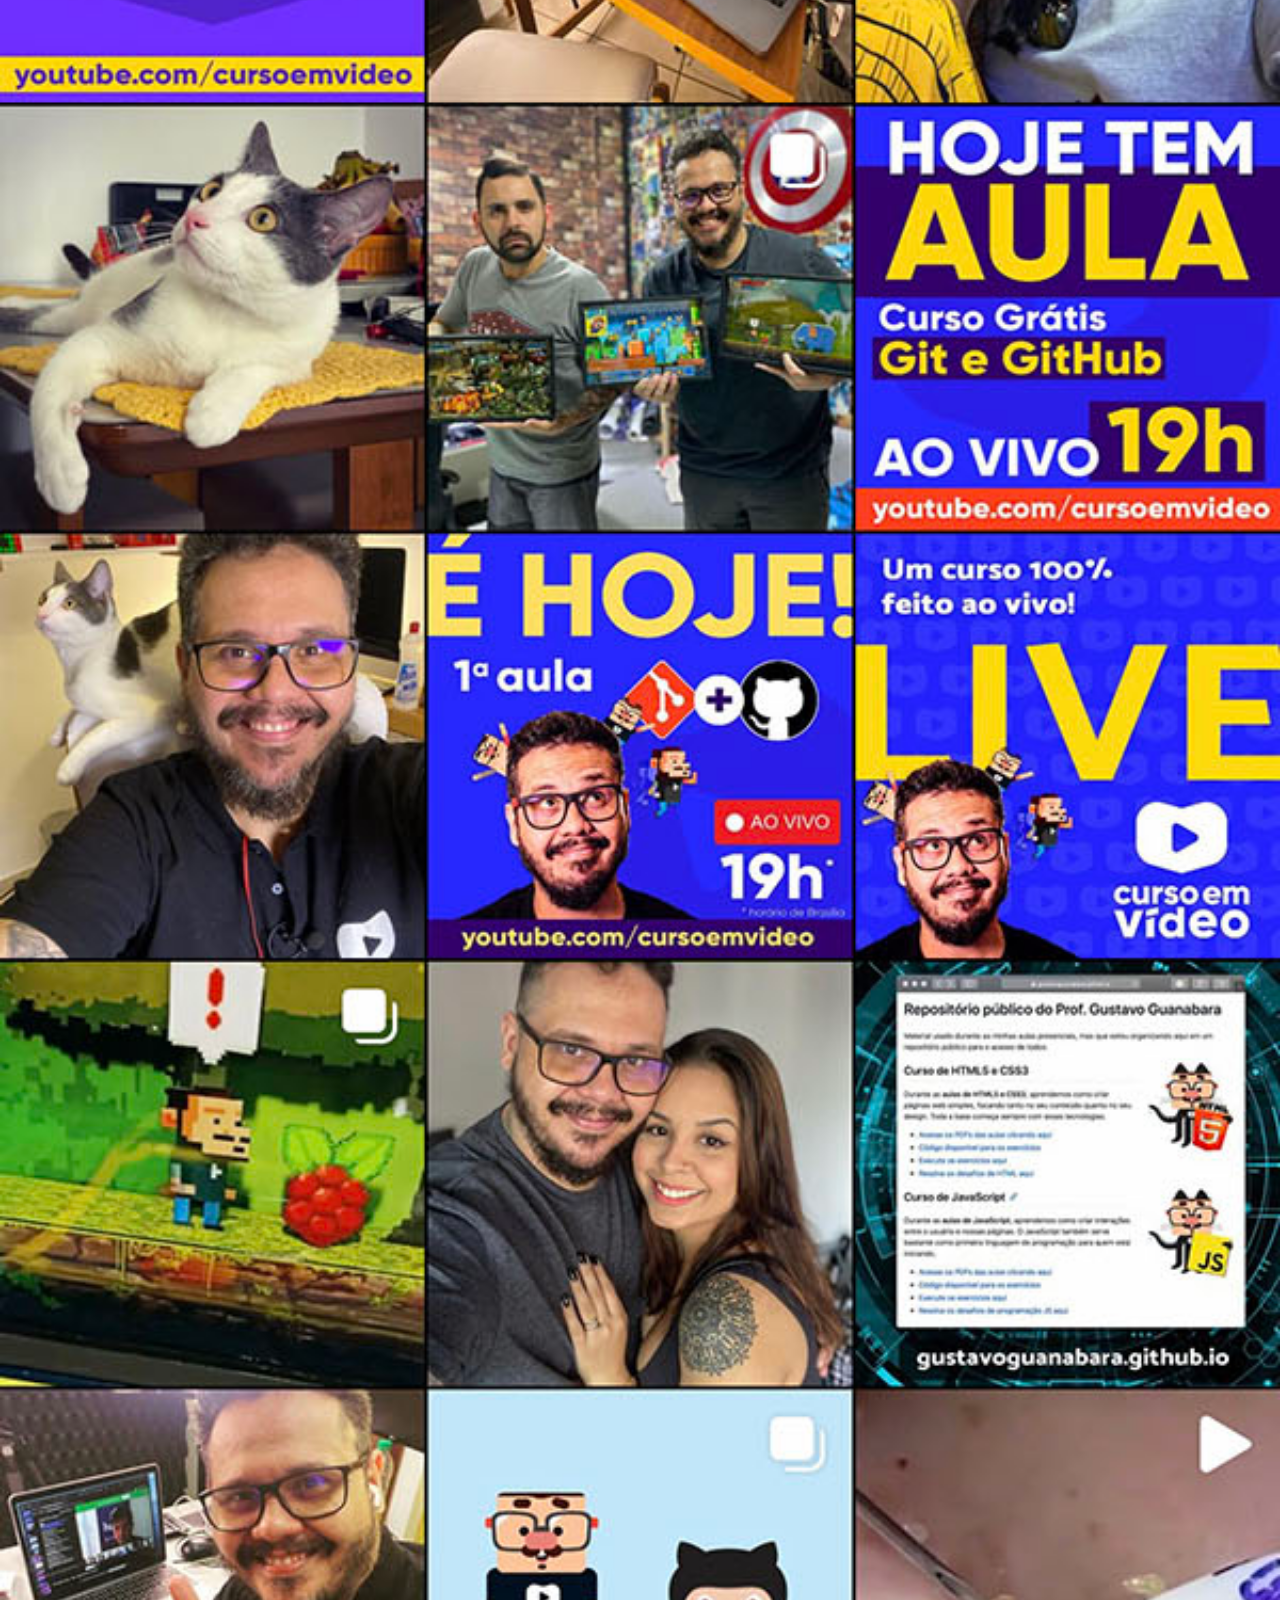
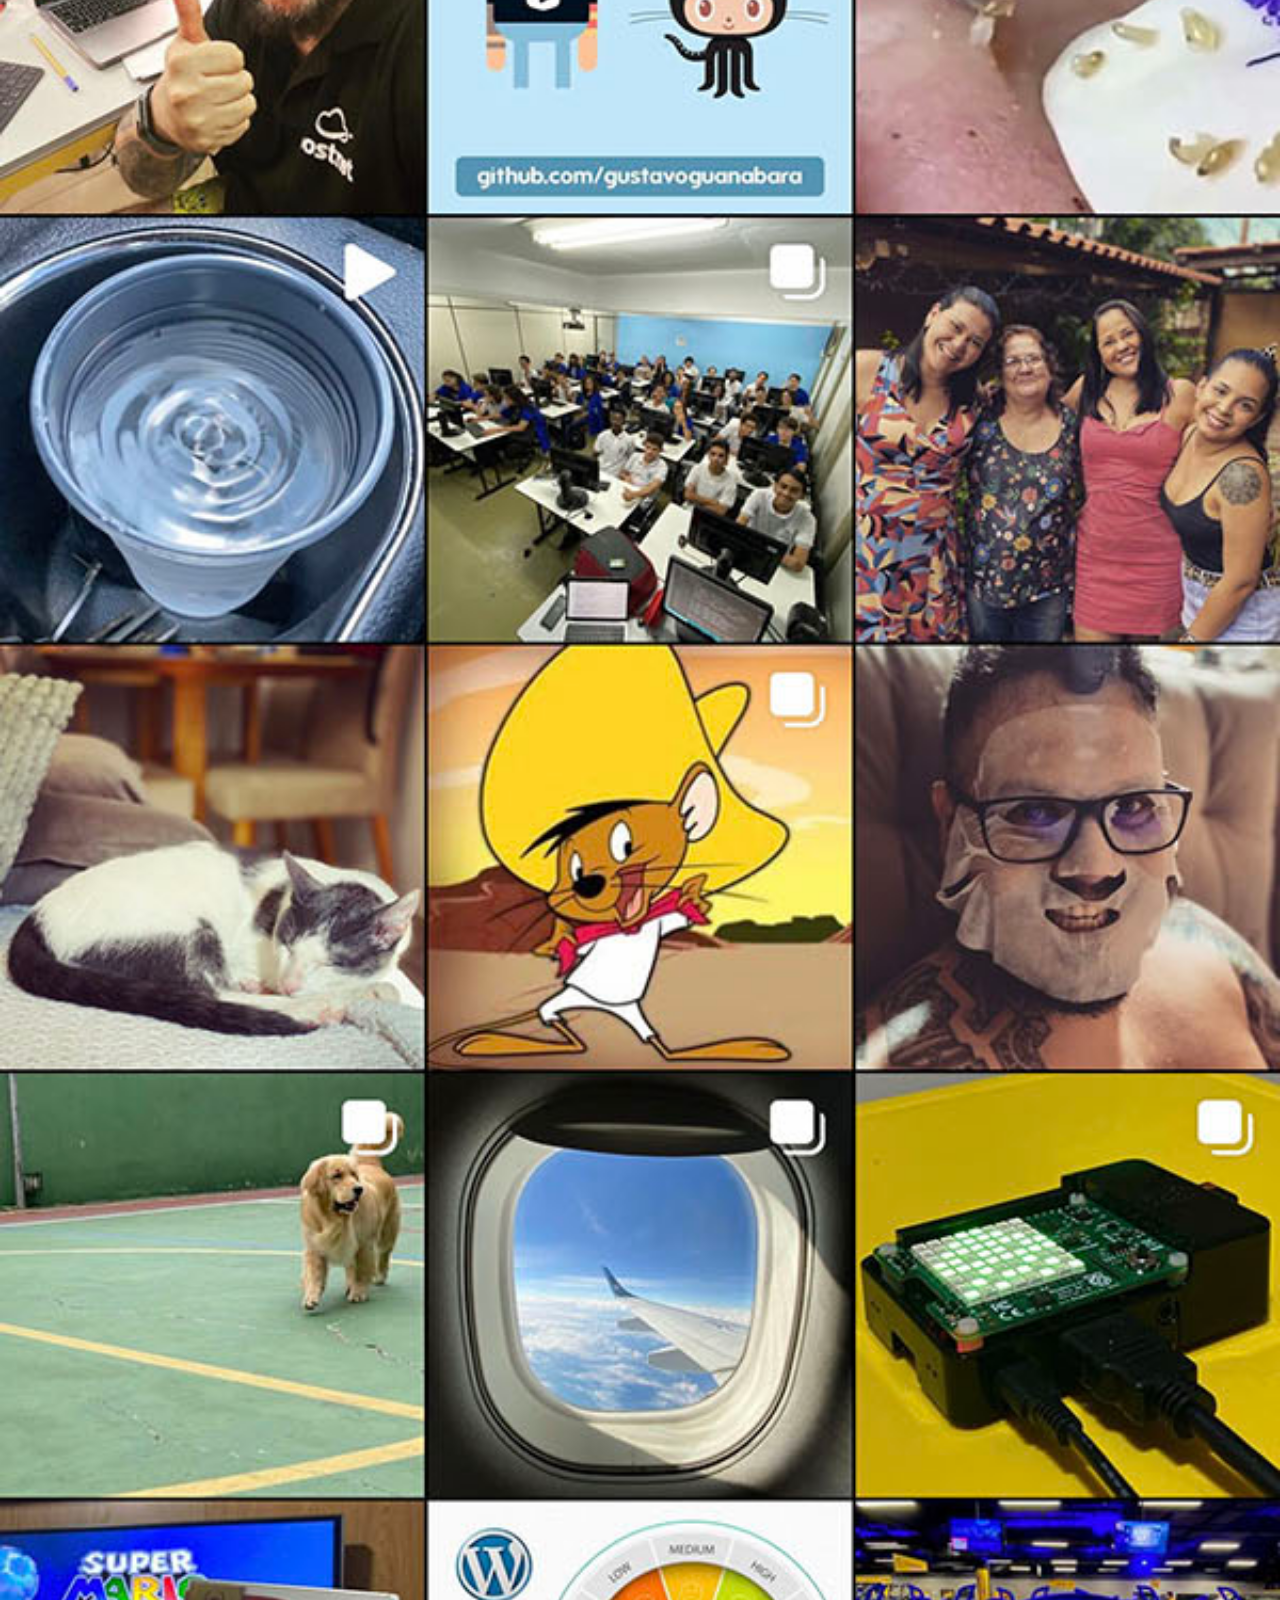
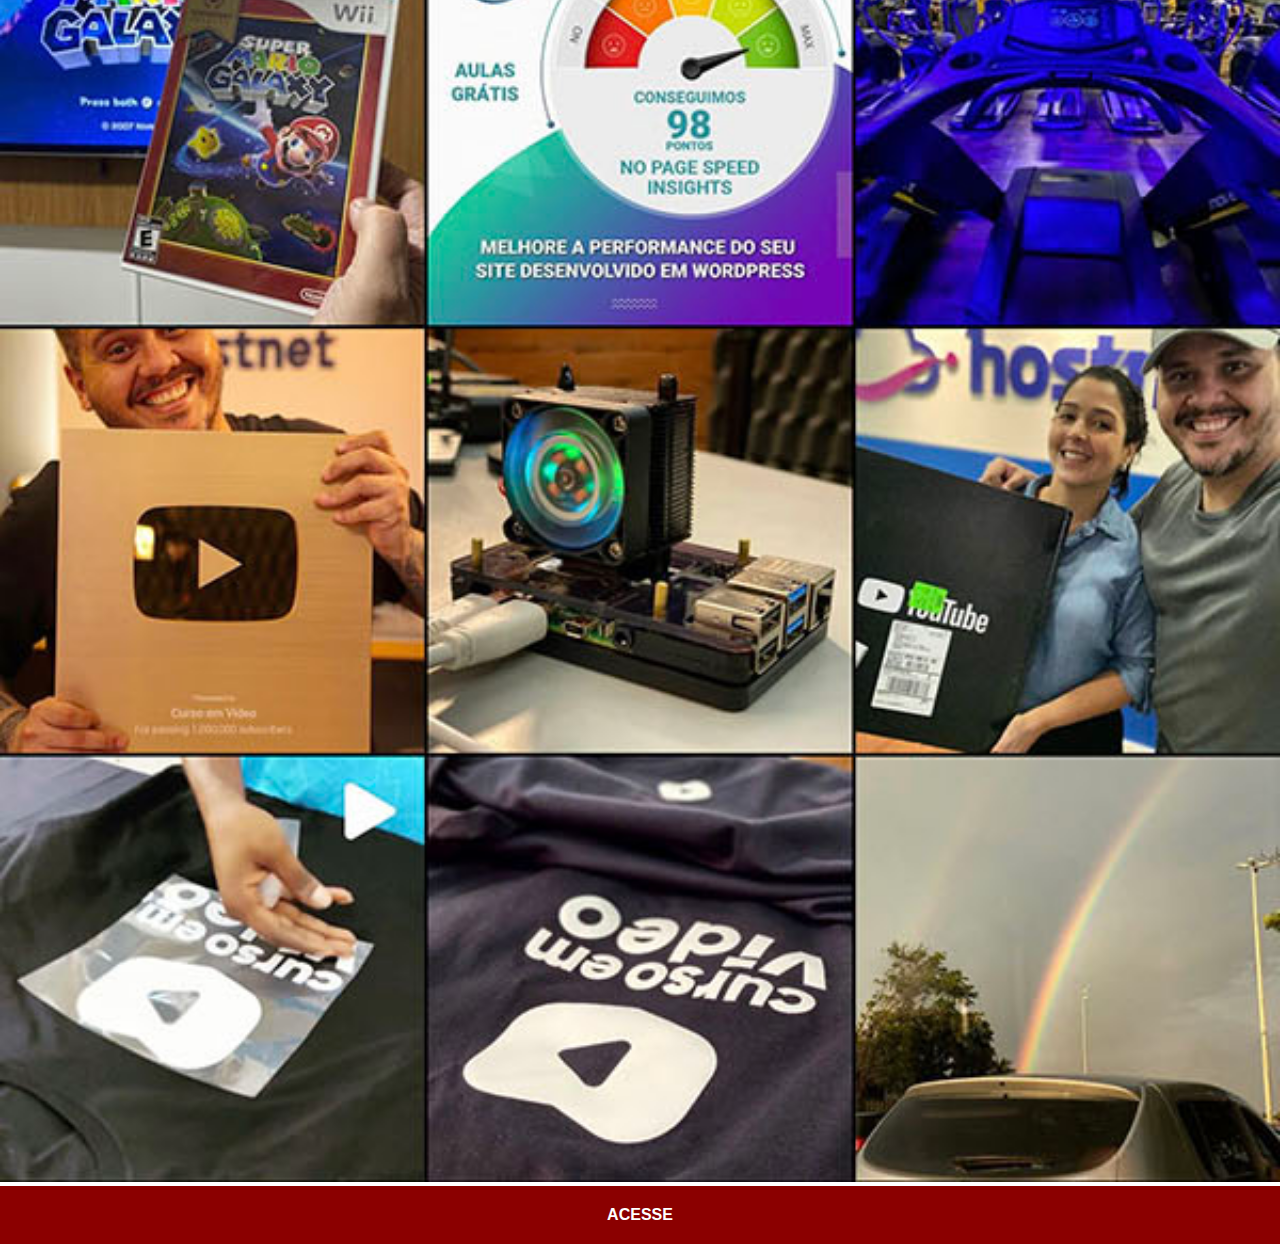
<file: instagram.html>
<!DOCTYPE html>
<html lang="pt-br">
<head>
    <meta charset="UTF-8">
    <meta name="viewport" content="width=device-width, initial-scale=1.0">
    <link rel="stylesheet" href="estilos/social.css">
    <title>Instagram</title>
</head>
<body>
    <img src="imagens/tela-instagram.jpg" alt="instagram">
    <a href="https://www.instagram.com/user/fidelcio_miguel" target="_blank">ACESSE</a>
</body>
</html>
</file>
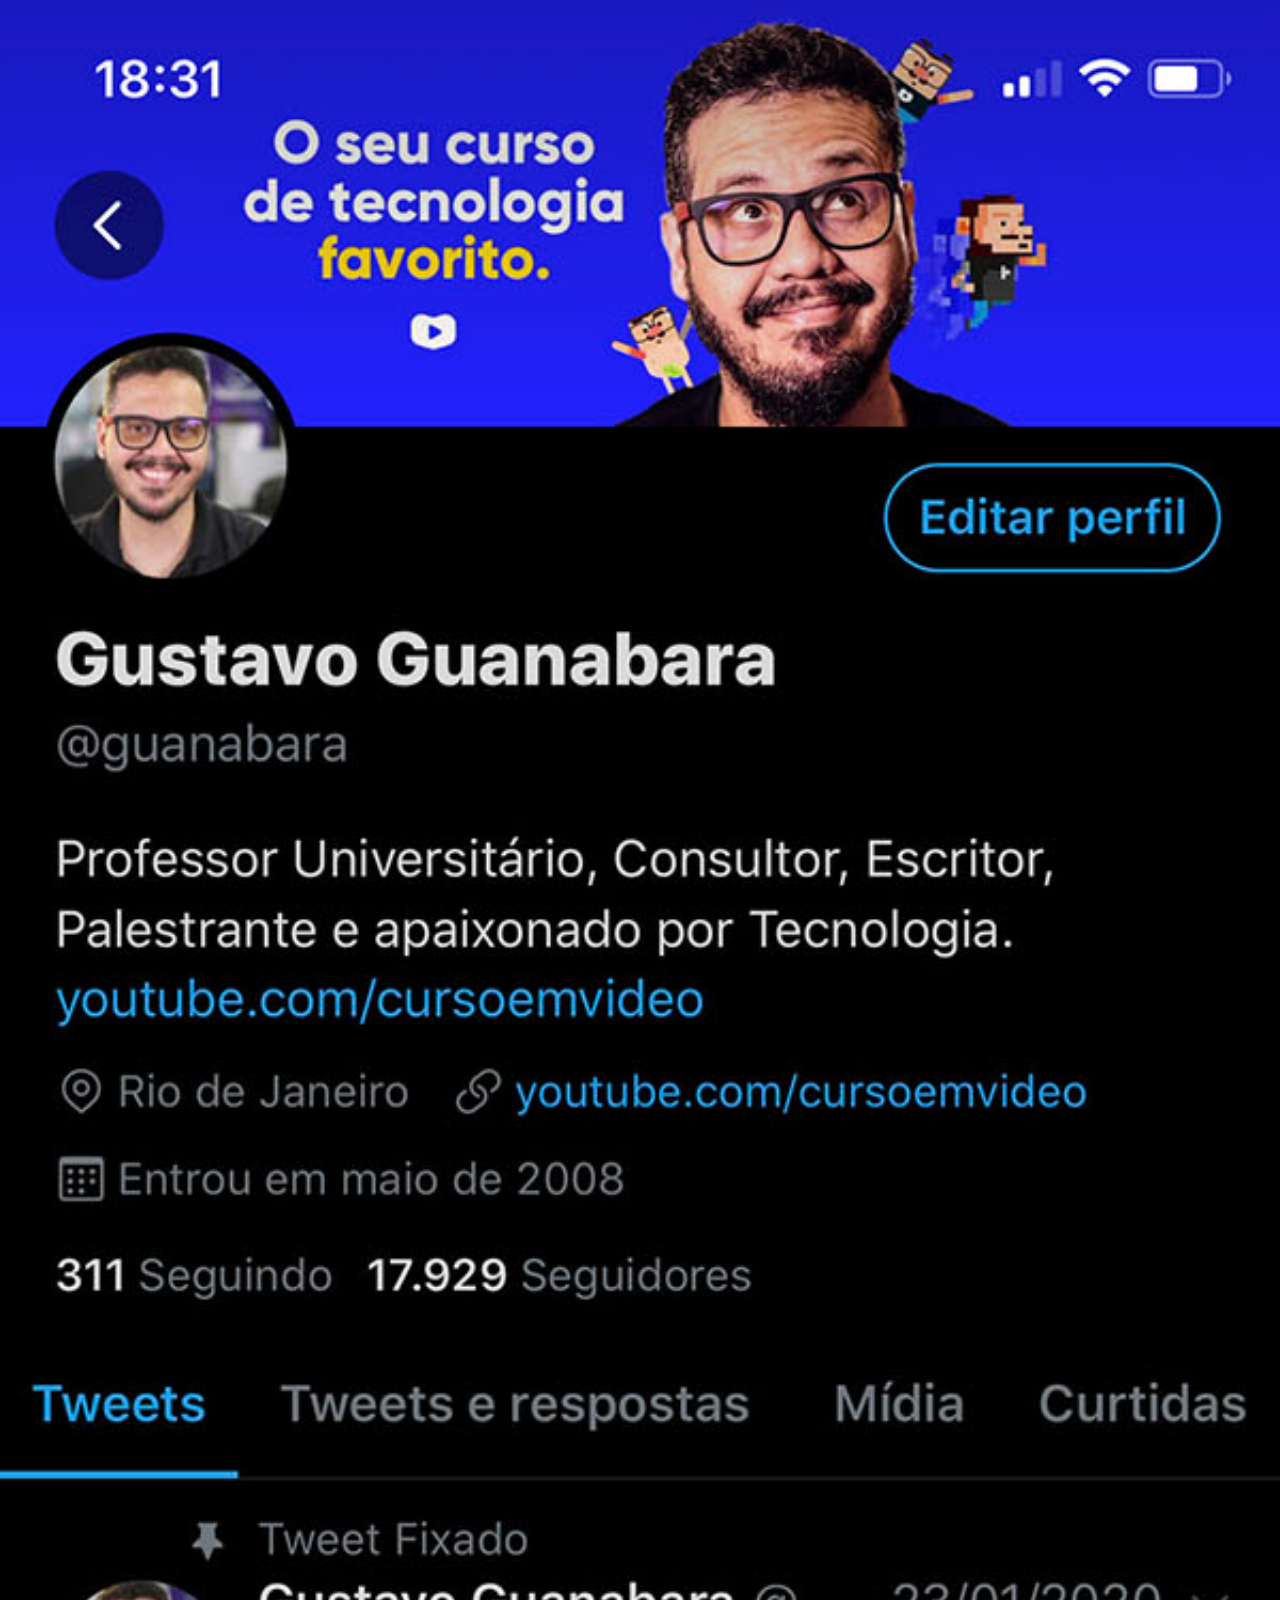
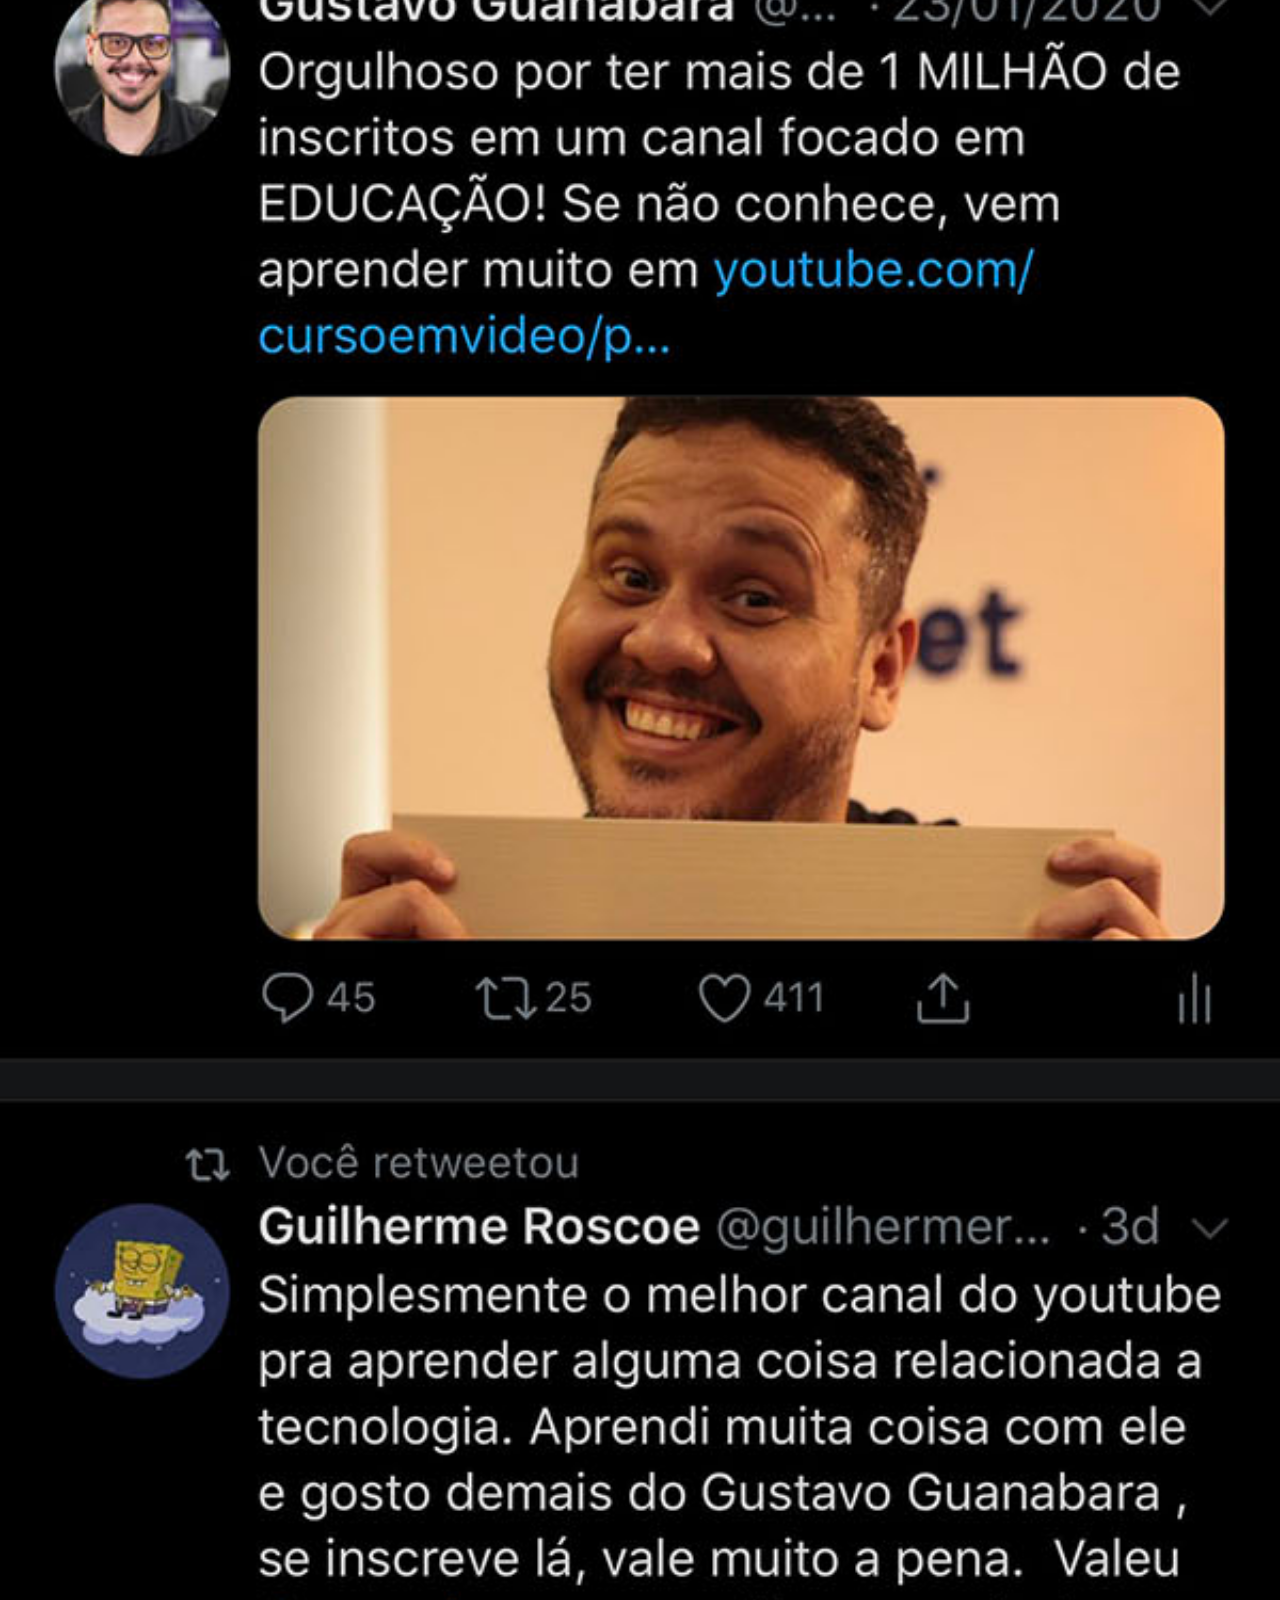
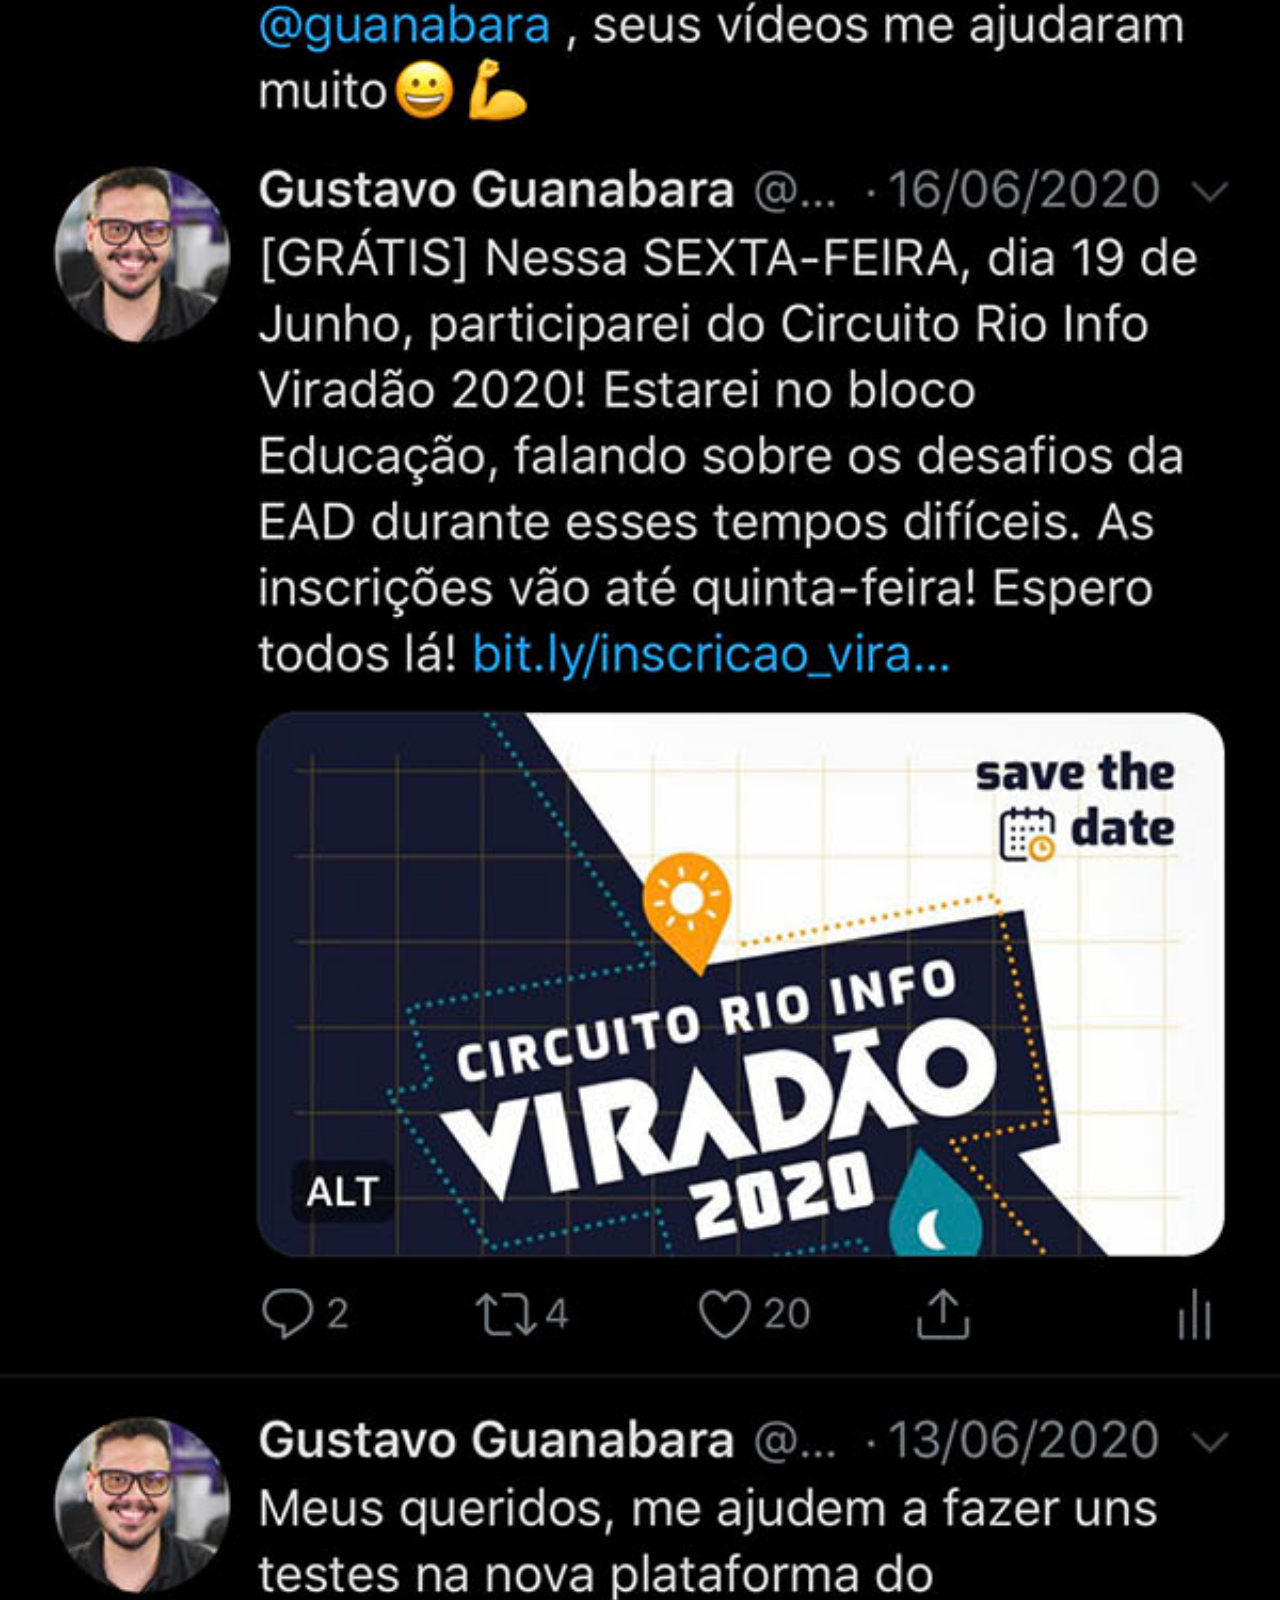
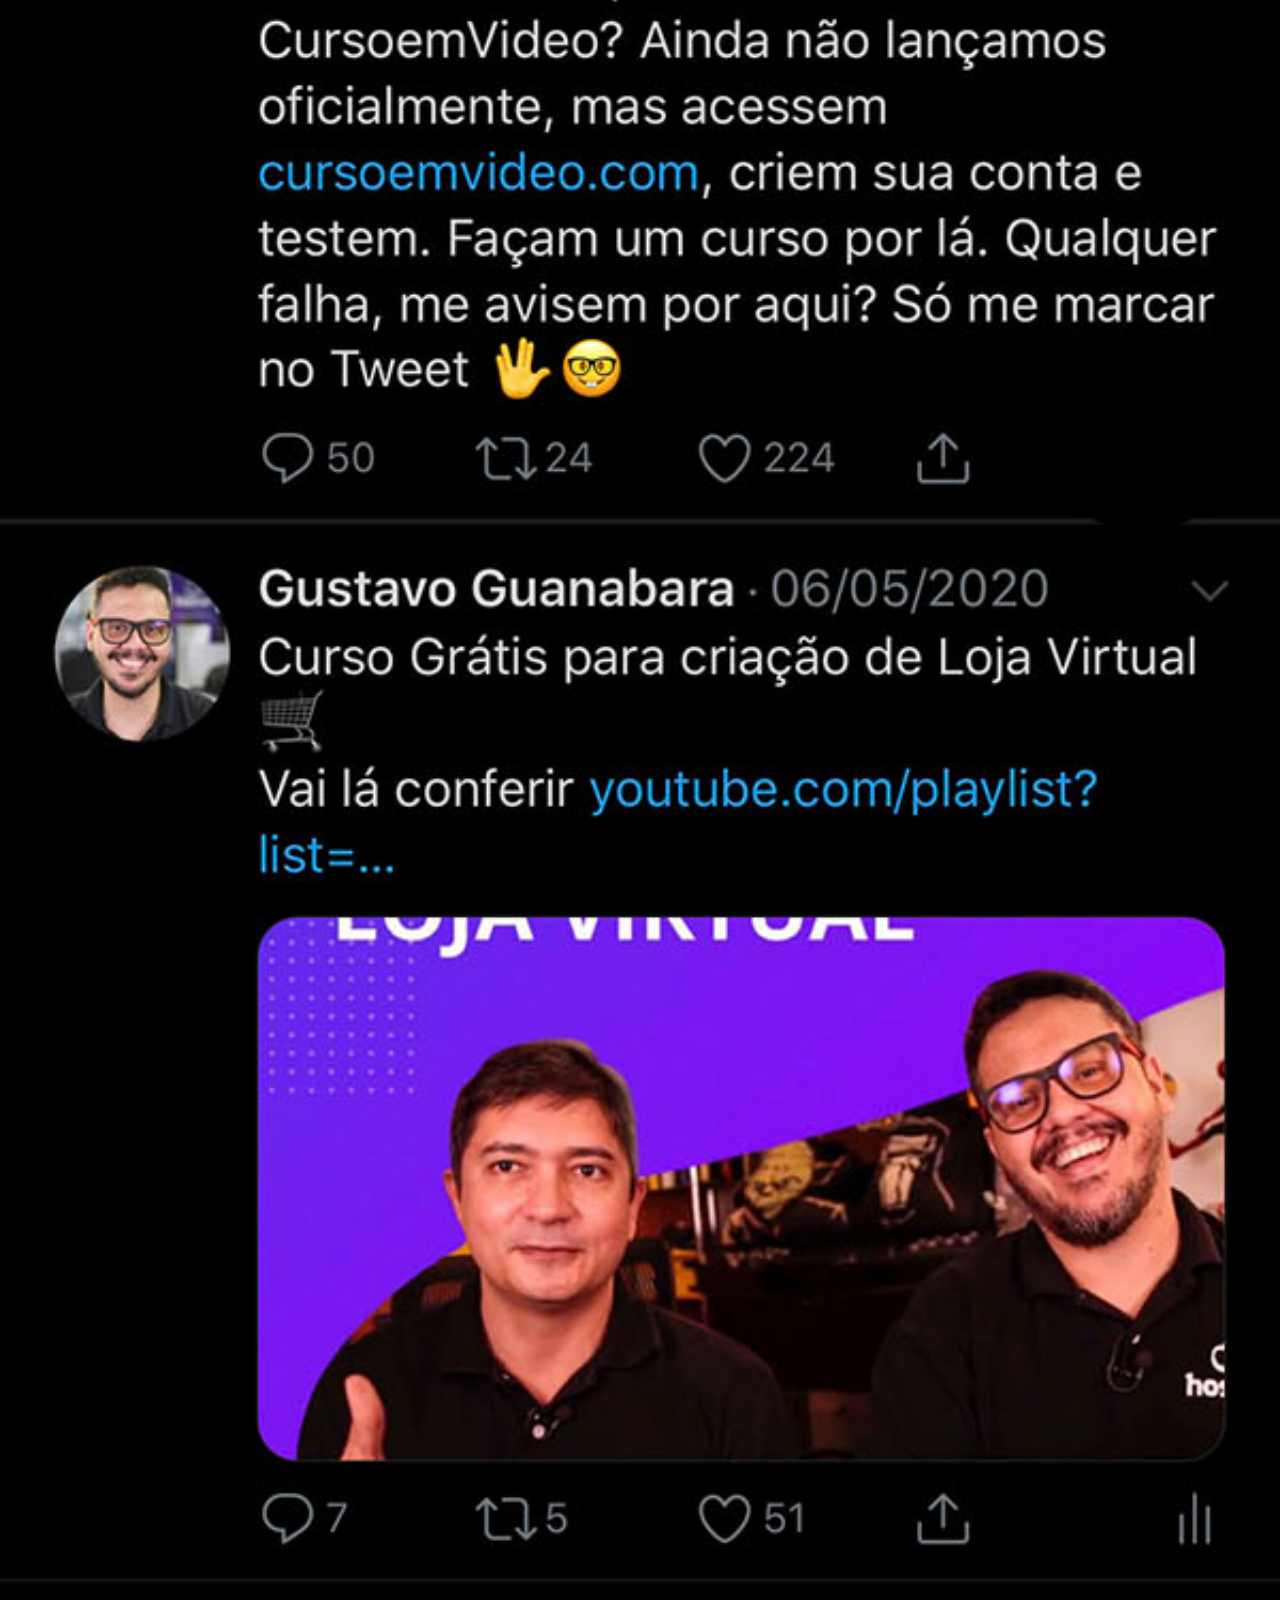
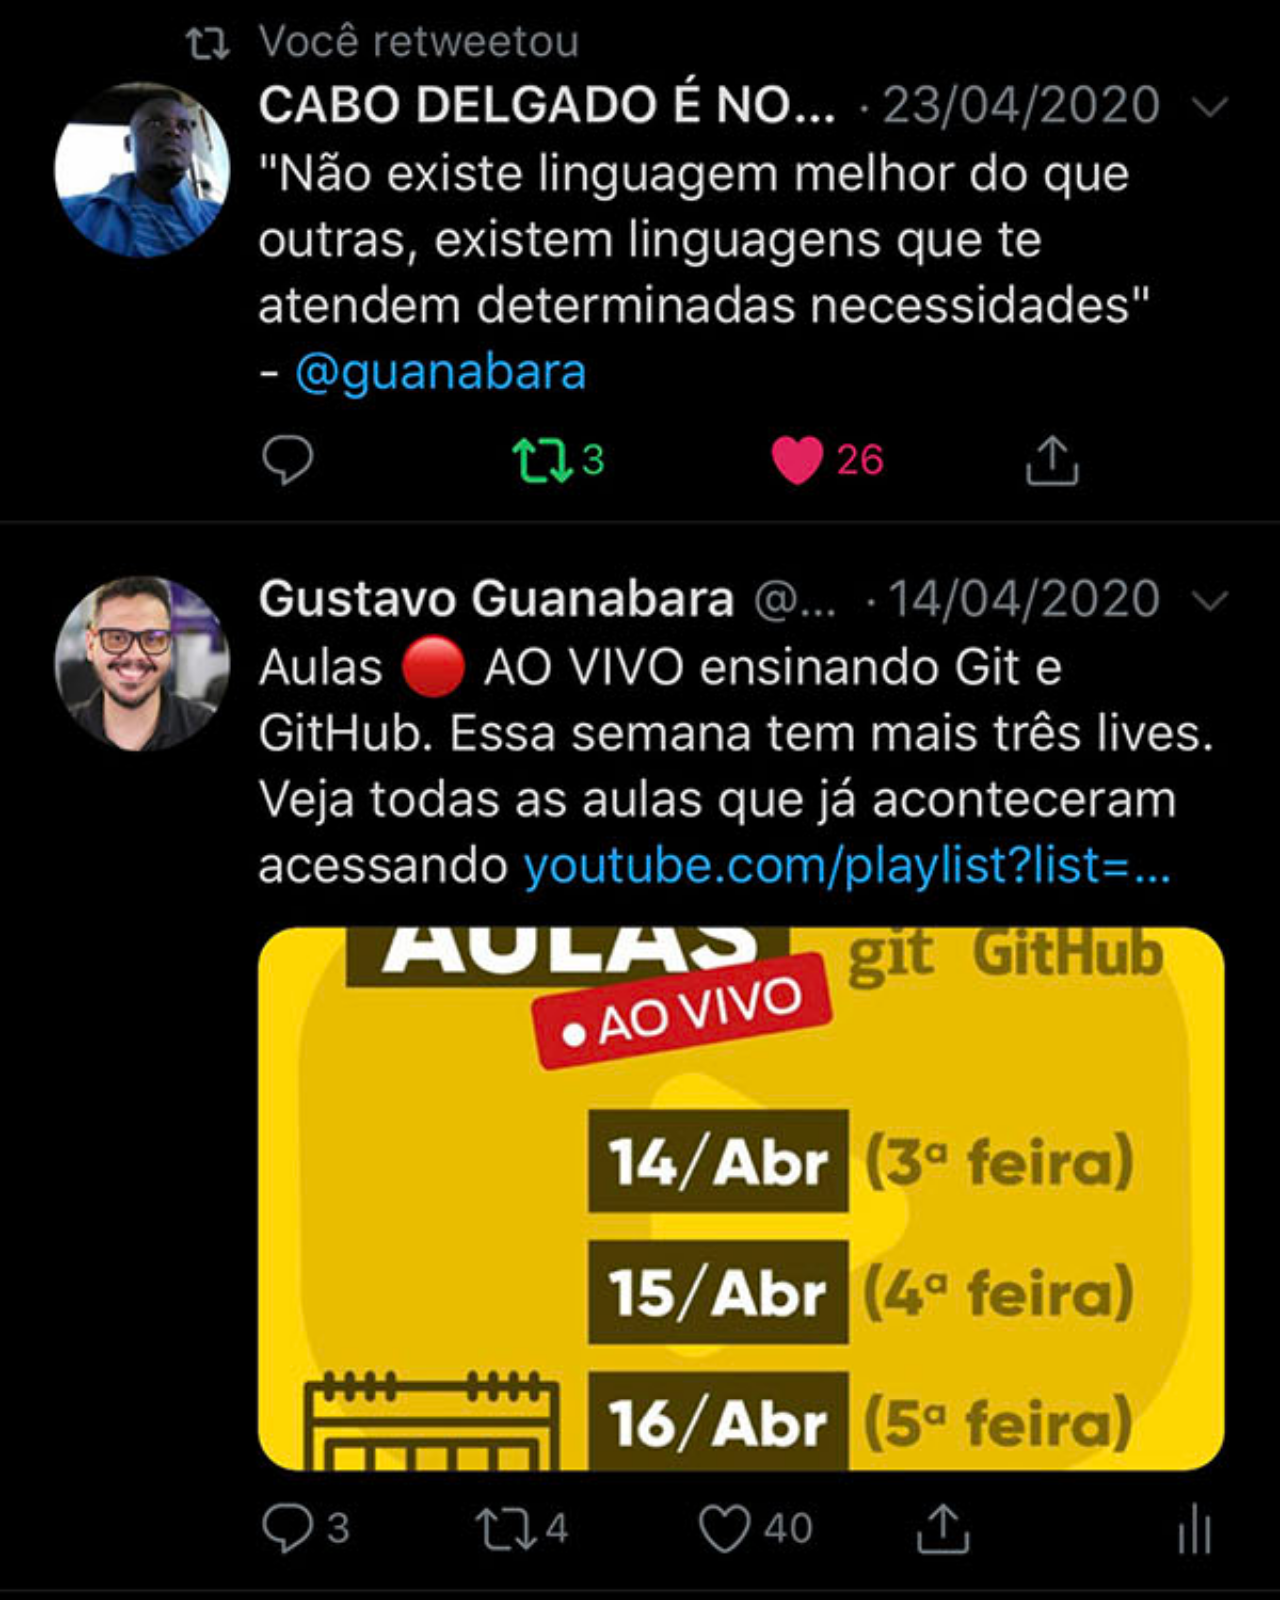
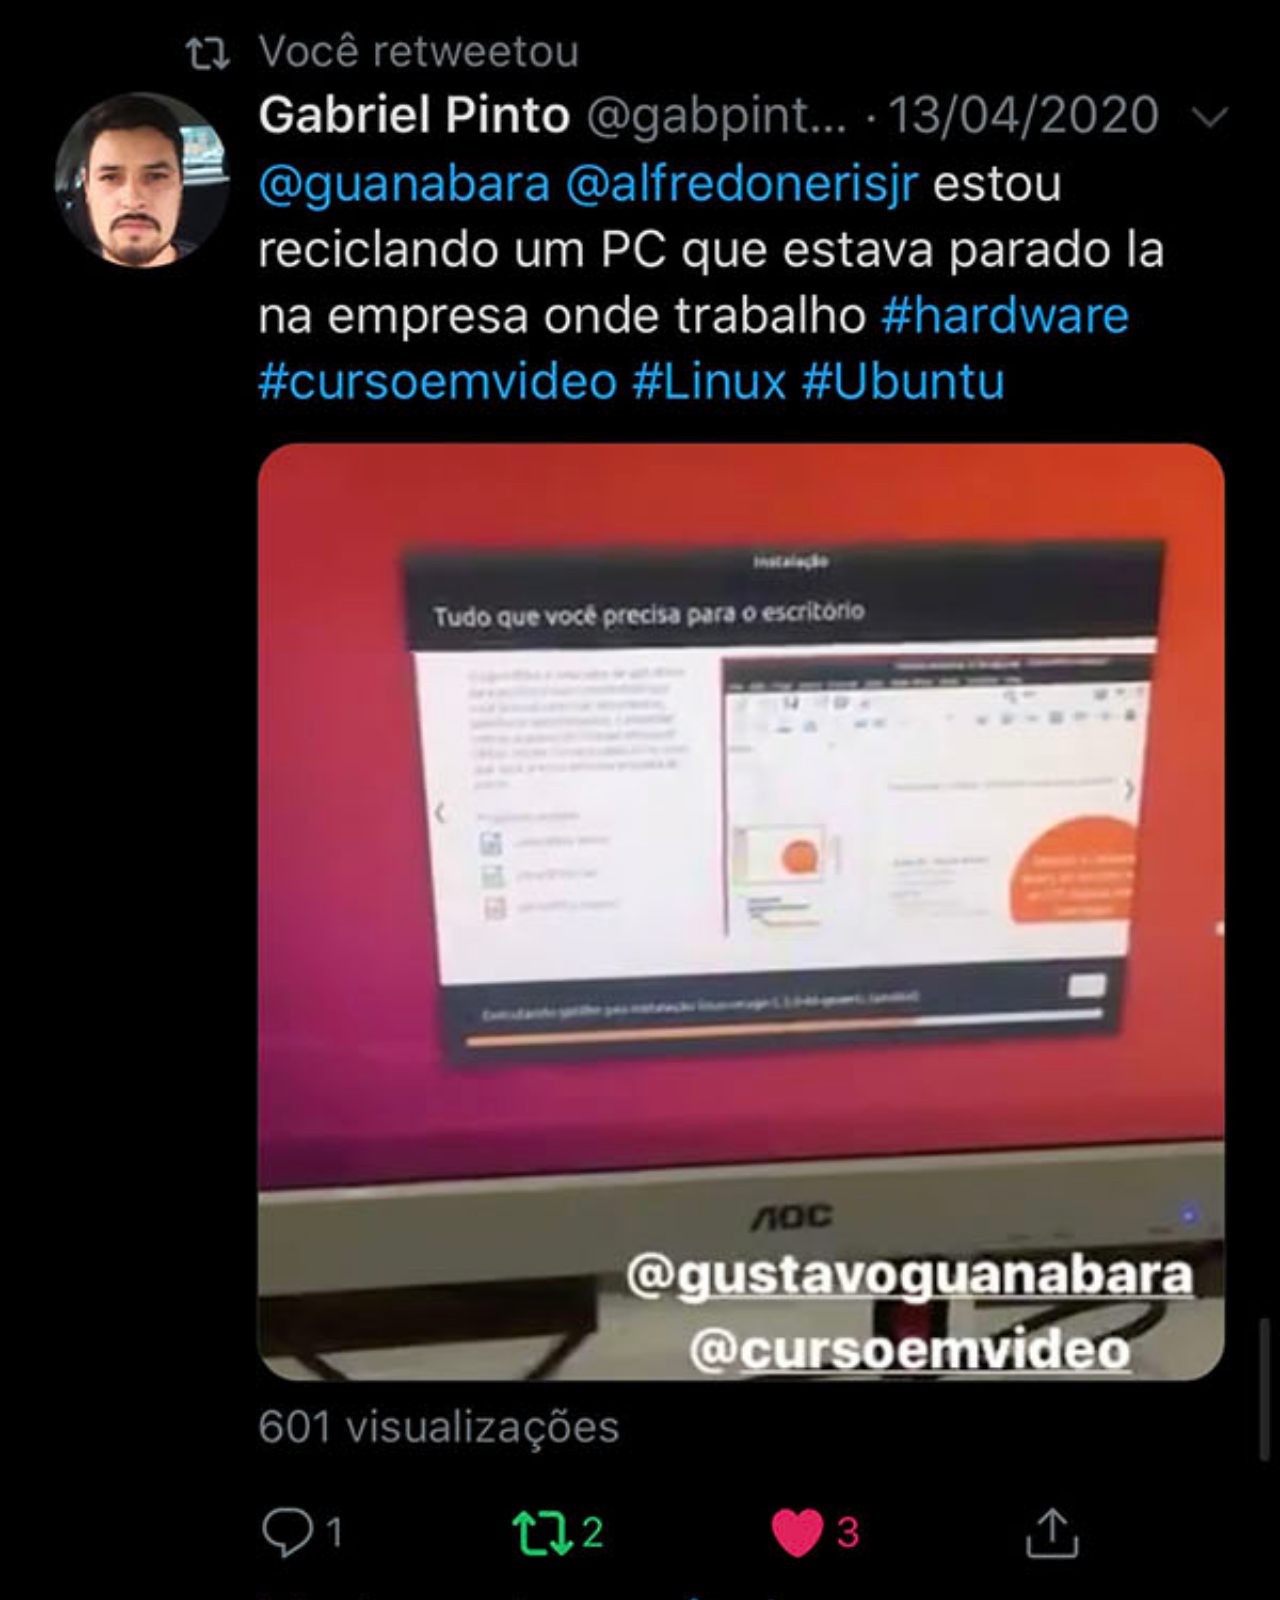
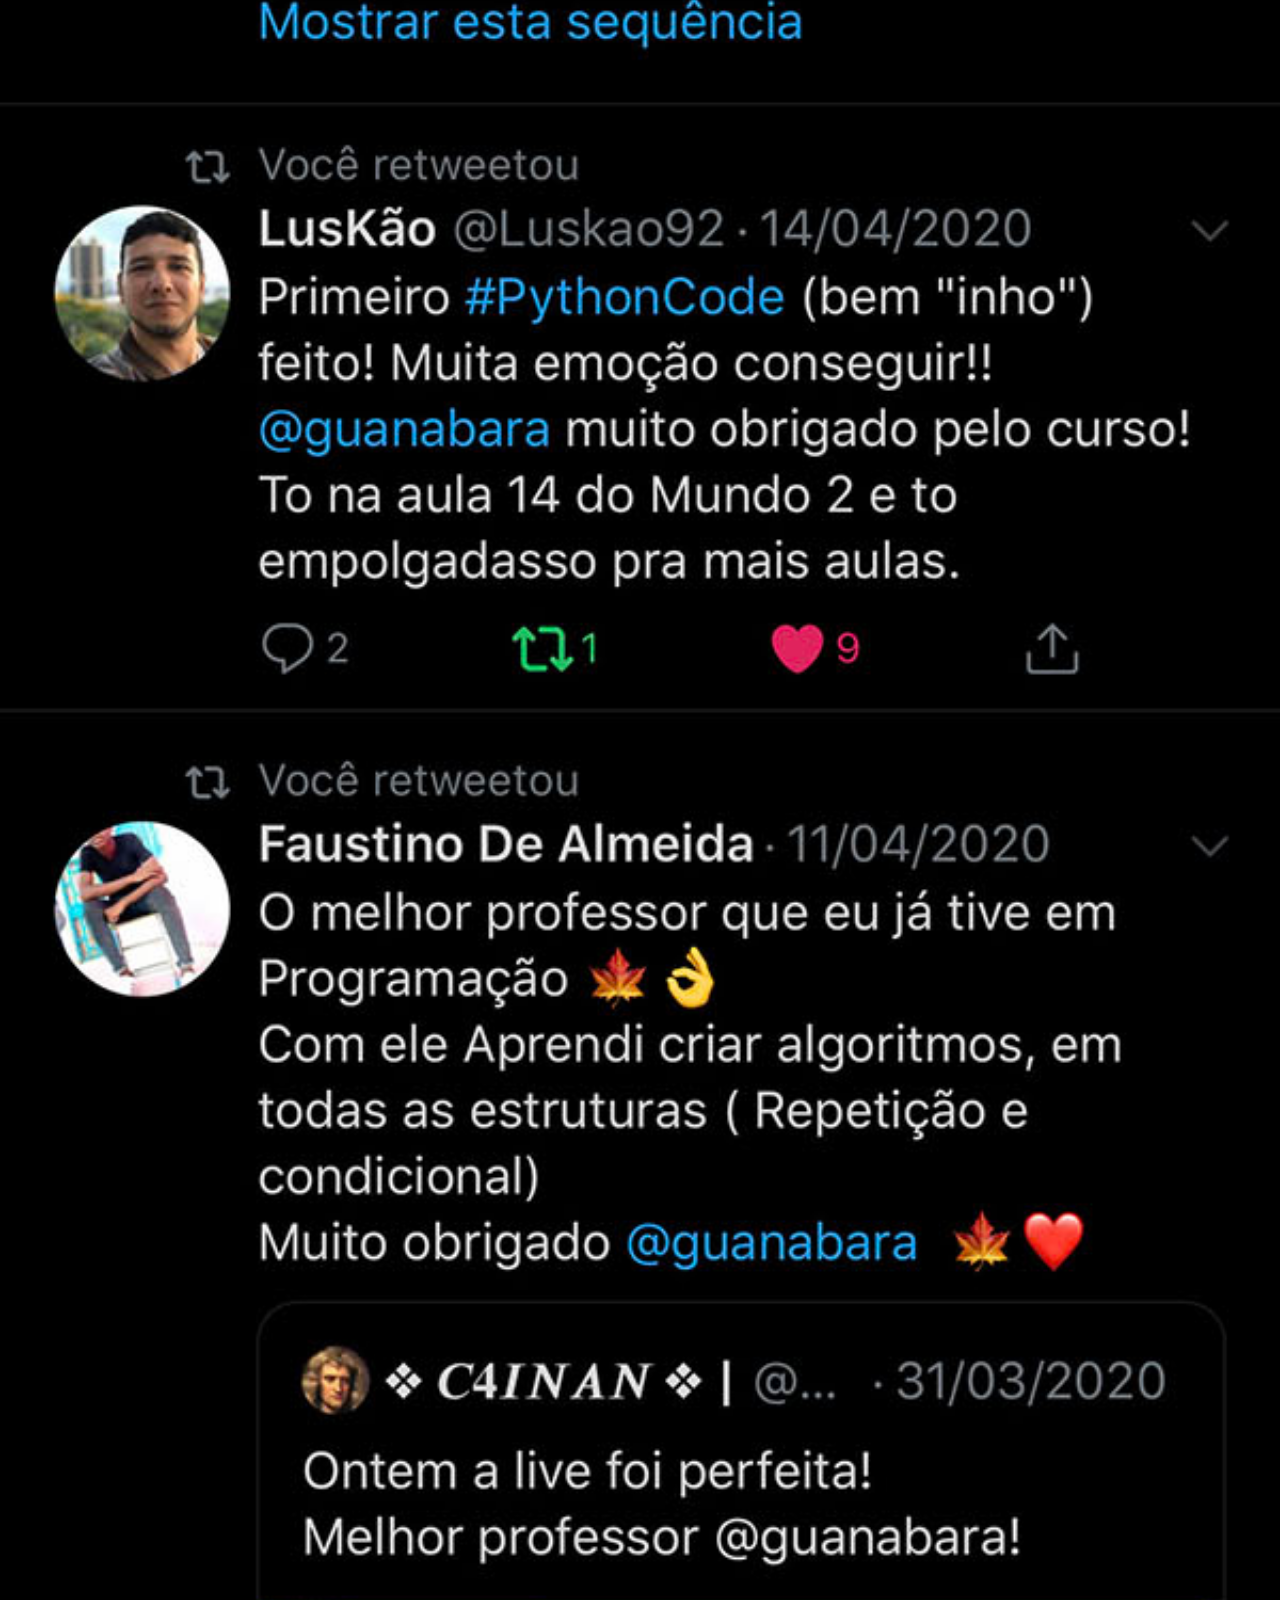
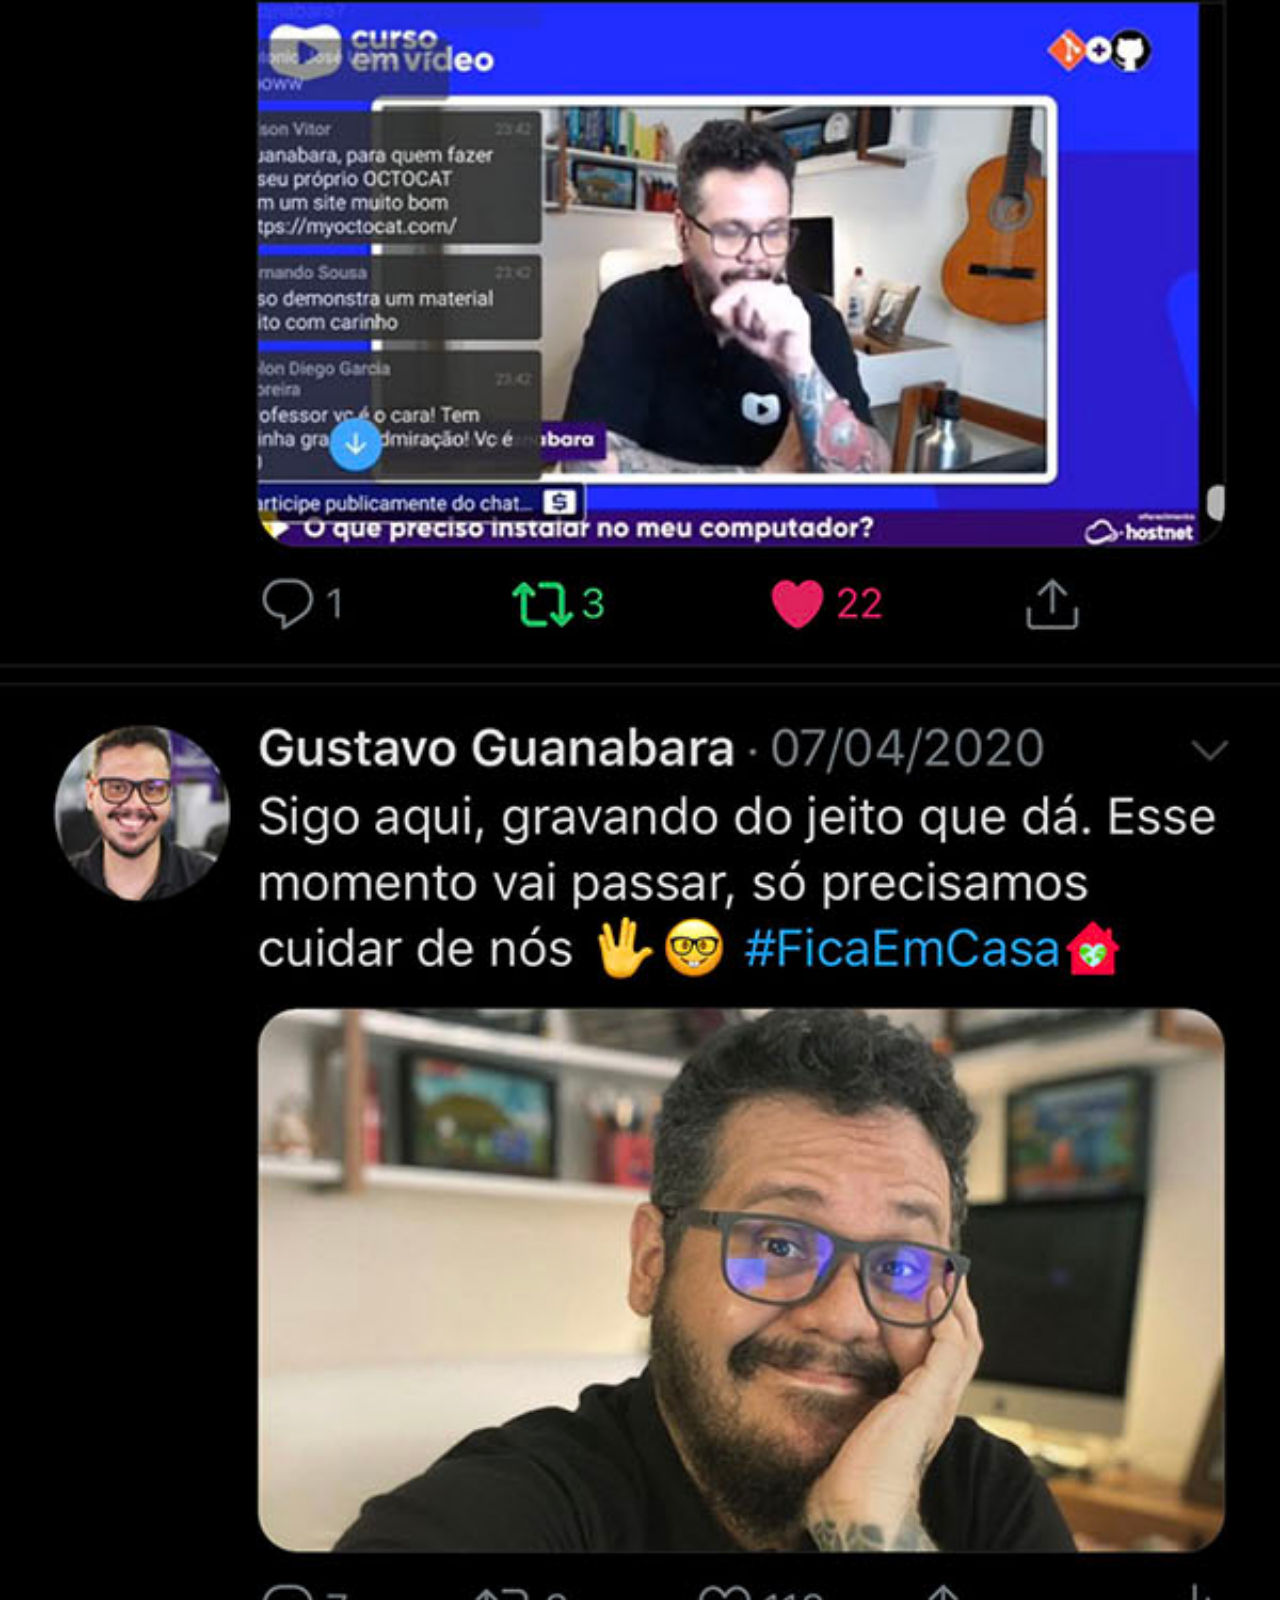
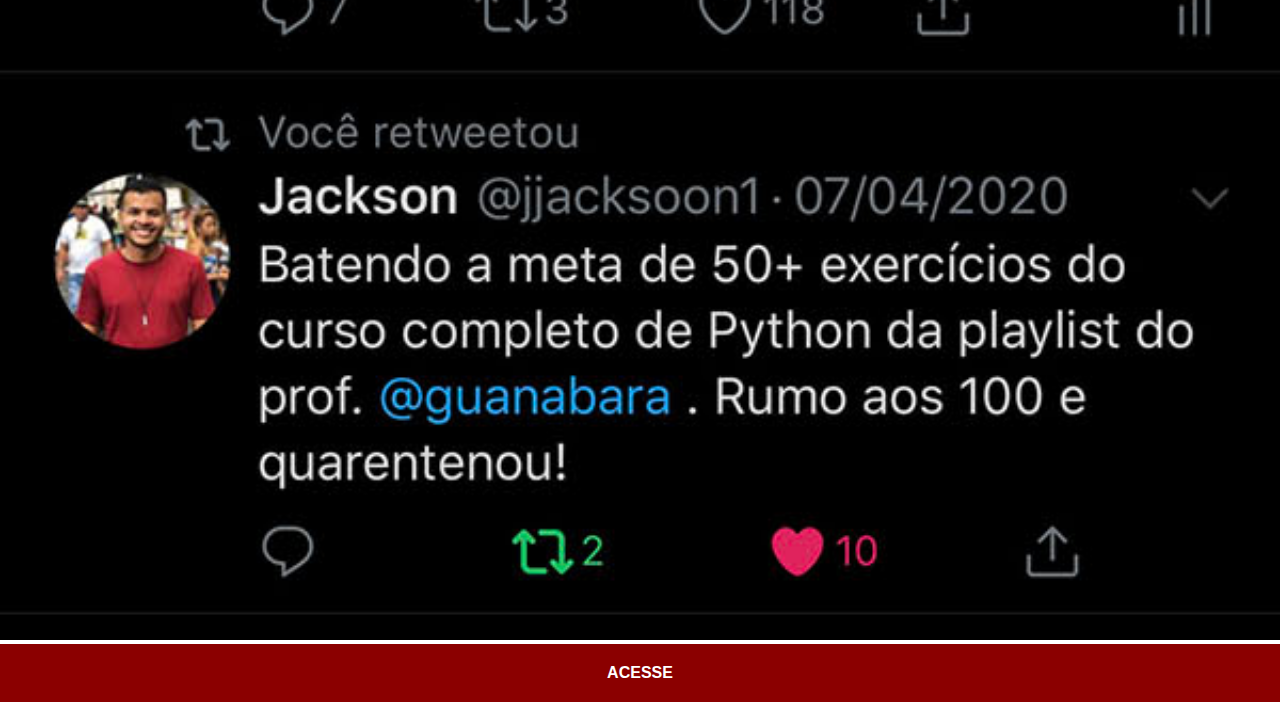
<file: twitter.html>
<!DOCTYPE html>
<html lang="pt-br">
<head>
    <meta charset="UTF-8">
    <meta name="viewport" content="width=device-width, initial-scale=1.0">
    <link rel="stylesheet" href="estilos/social.css">
    <title>Twitter</title>
</head>
<body>
    <img src="imagens/tela-twitter.jpg" alt="twitter">
    <a href="https://www.twitter.com" target="_blank">ACESSE</a>
</body>
</html>
</file>
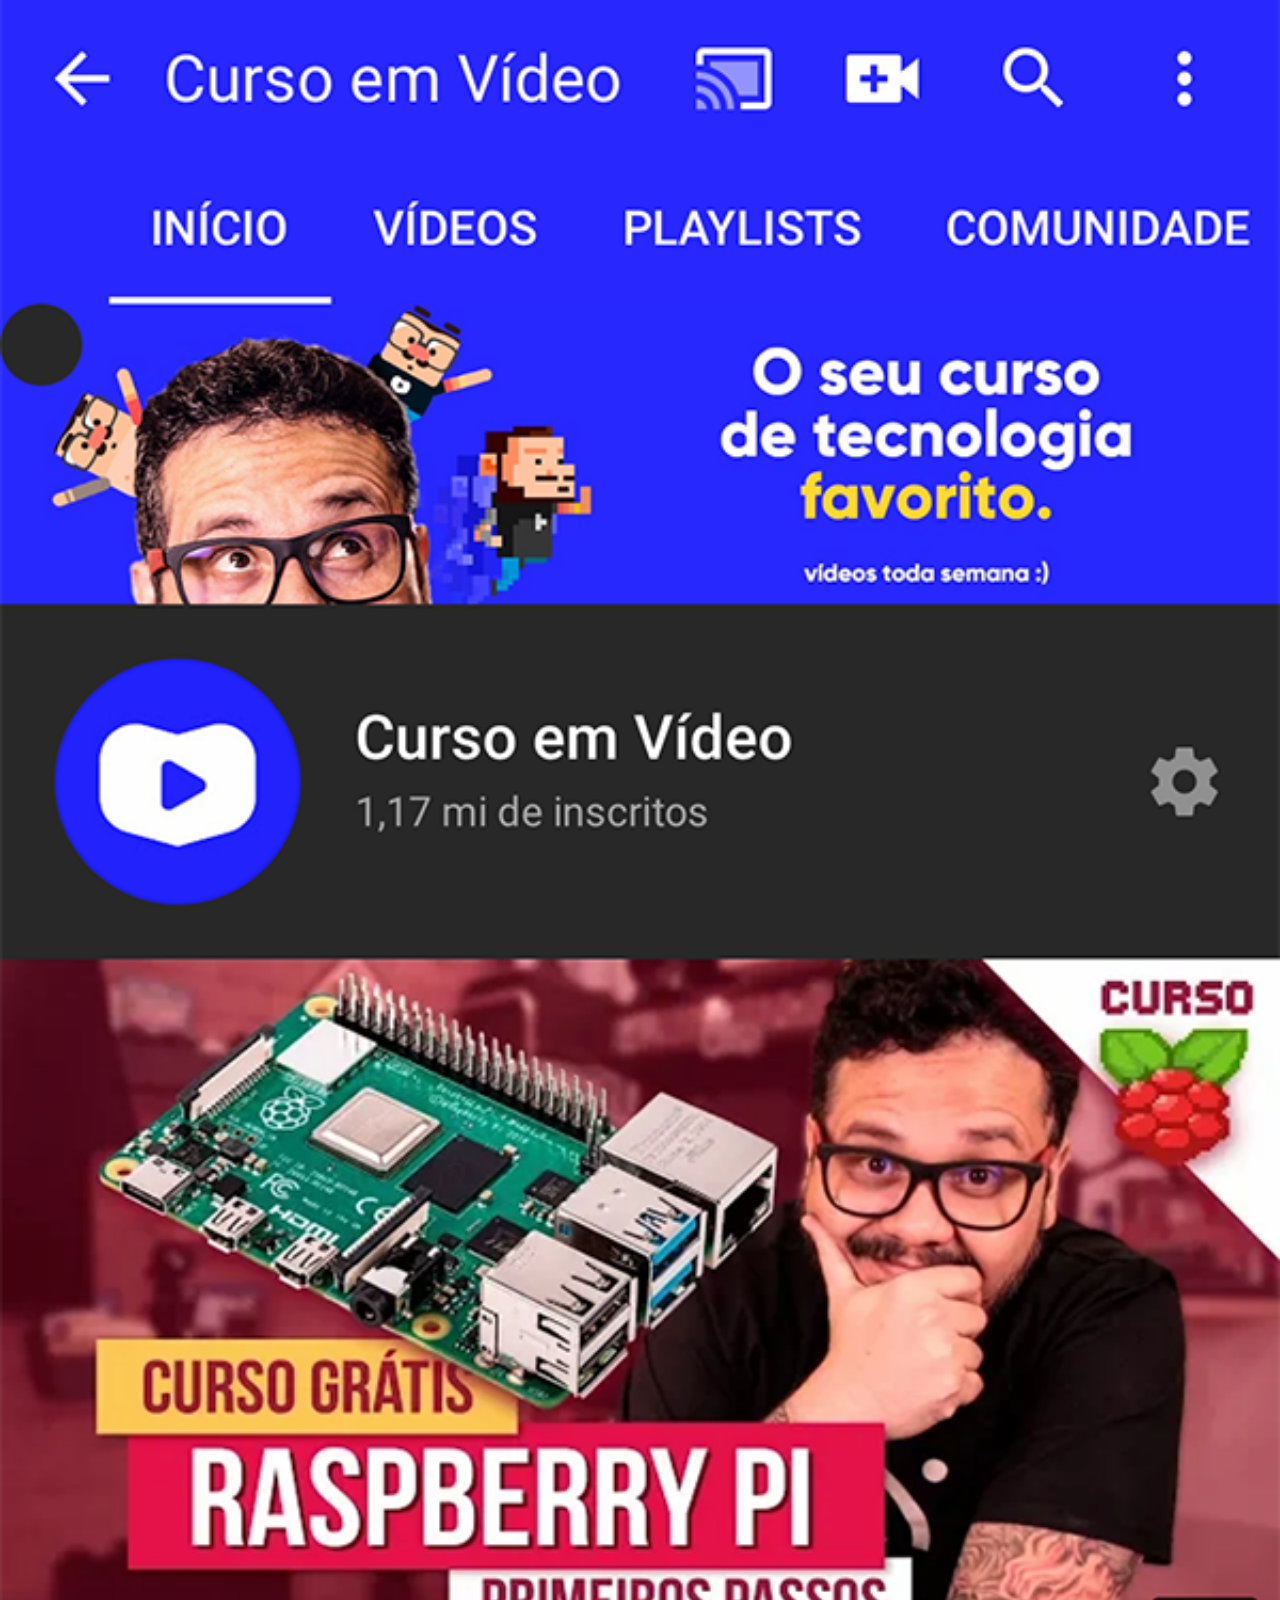
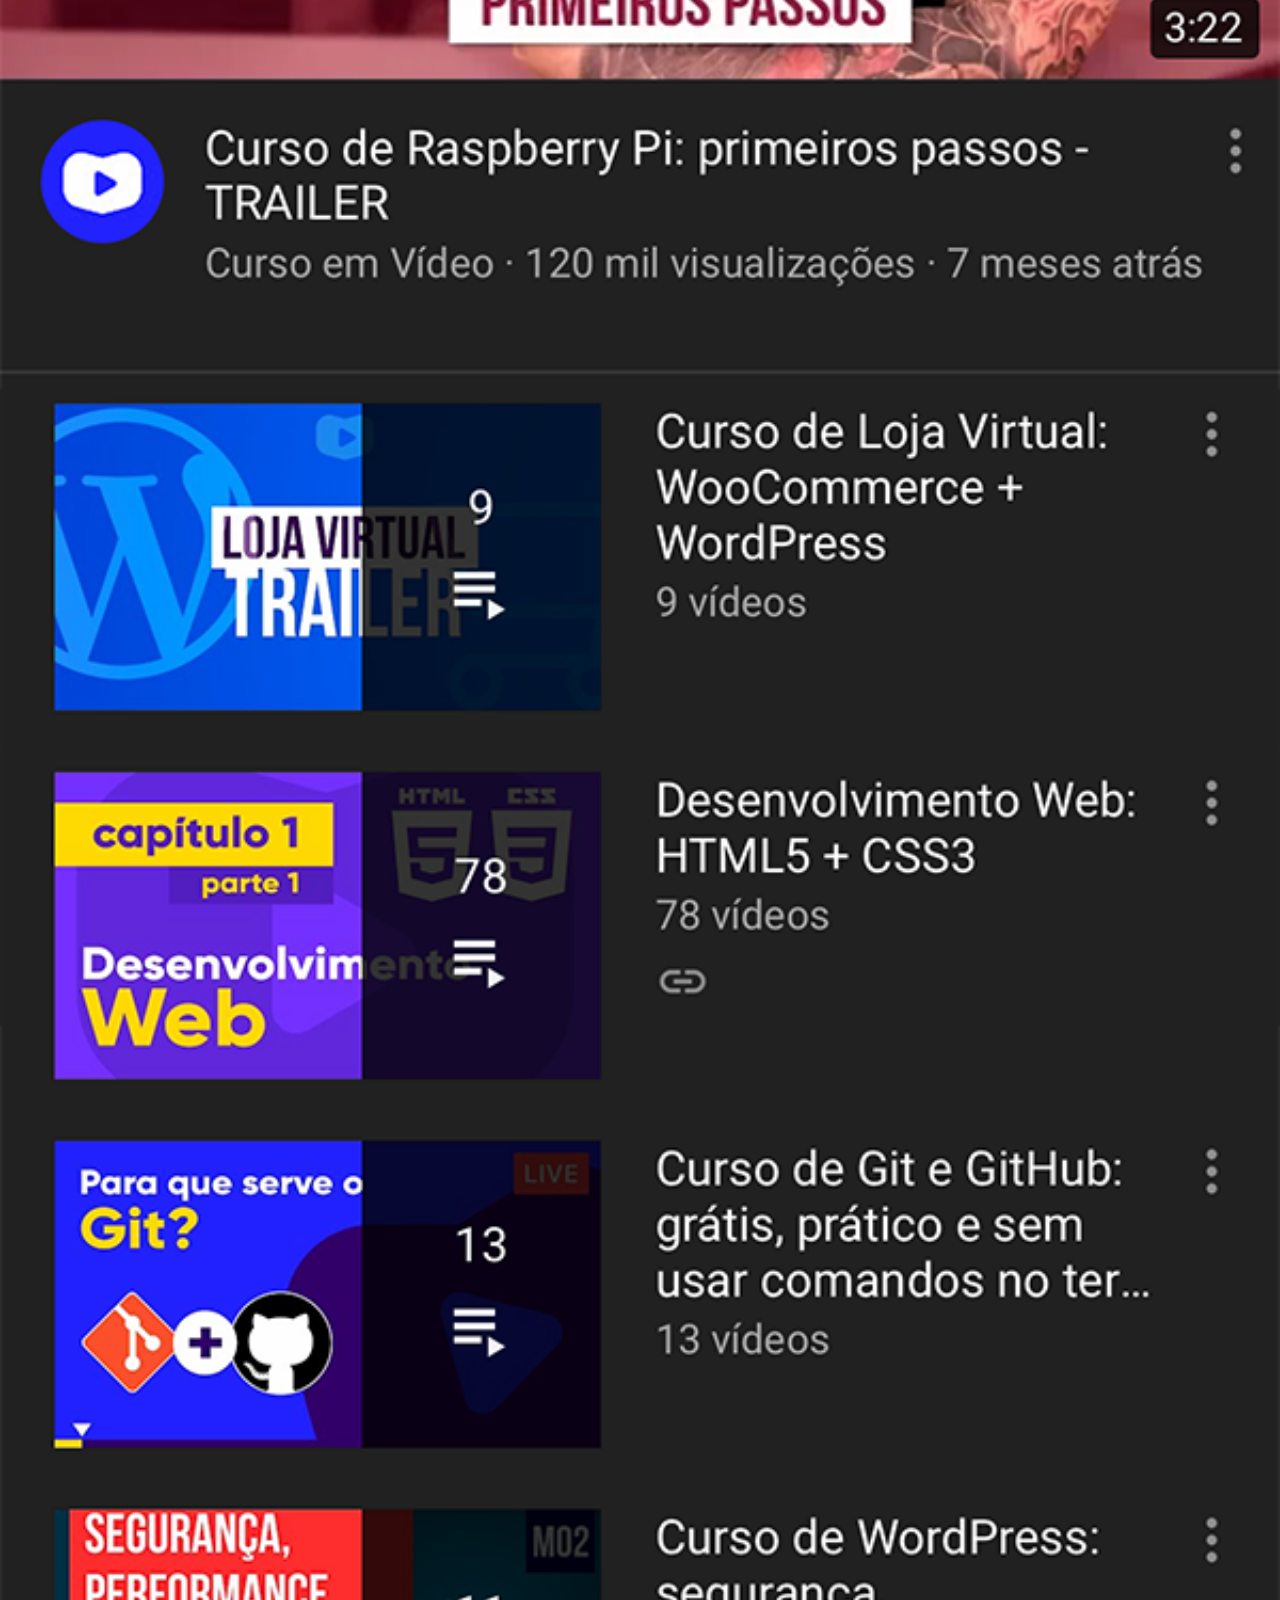
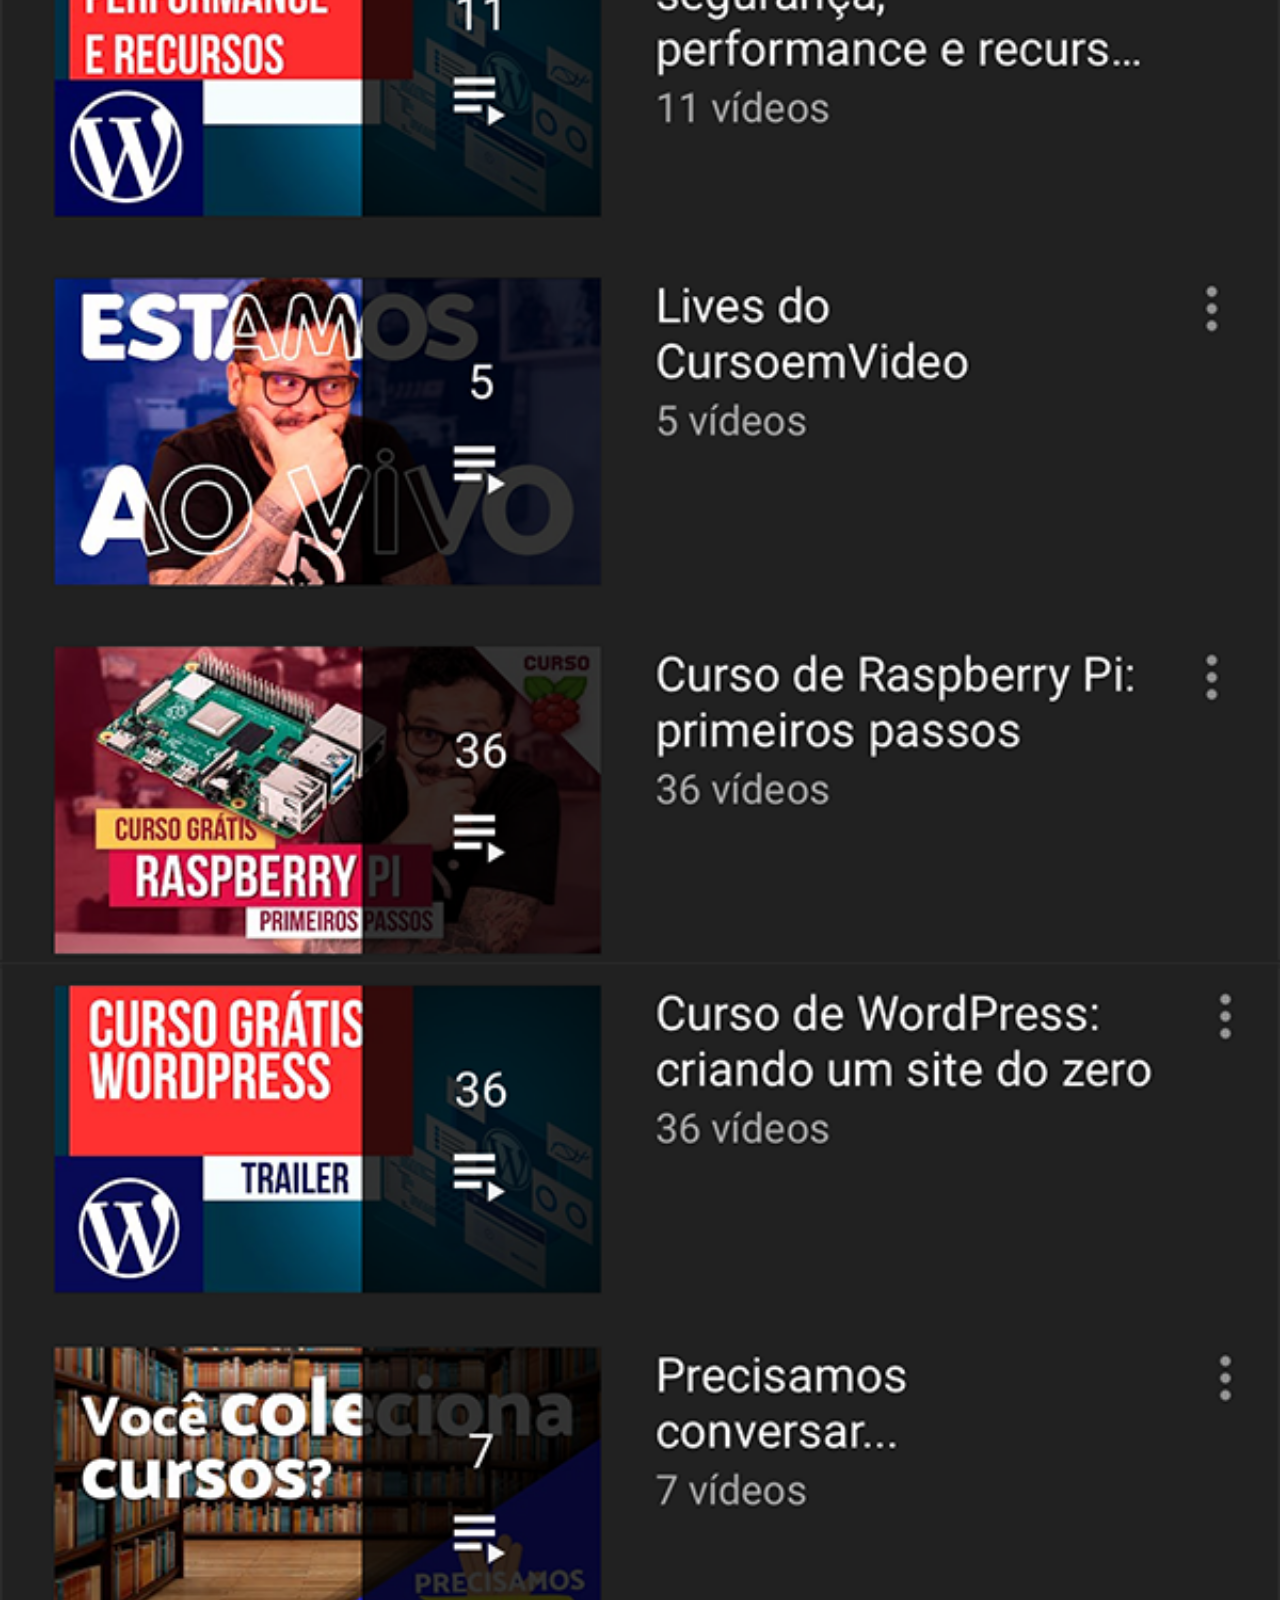
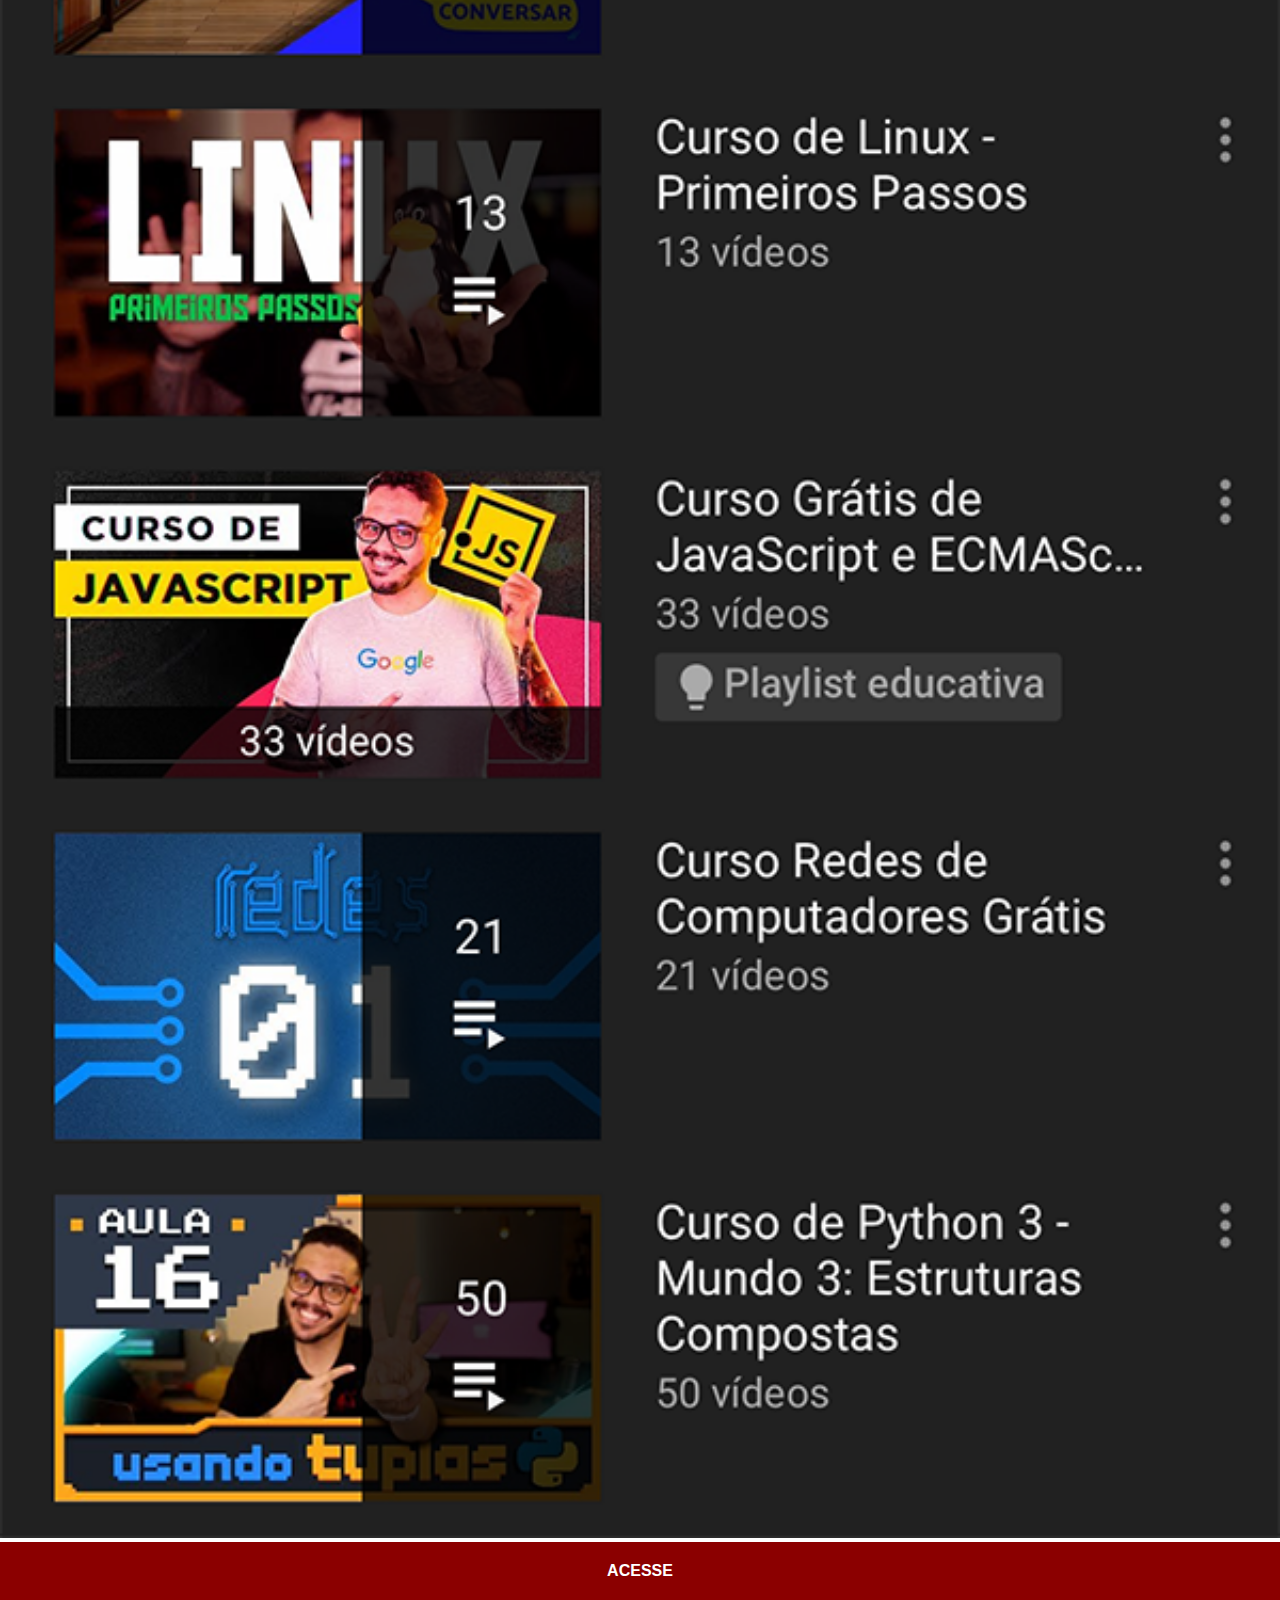
<file: youtube.html>
<!DOCTYPE html>
<html lang="pt-br">
<head>
    <meta charset="UTF-8">
    <meta name="viewport" content="width=device-width, initial-scale=1.0">
    <link rel="stylesheet" href="estilos/social.css">
    <title>Youtube</title>
</head>
<body>
    <img src="imagens/tela-youtube.png" alt="youtube">
    <a href="https://www.youtube.com/user/cursoemvideo/playlists" target="_blank">ACESSE</a>
</body>
</html>
</file>
<file: estilos/style.css>
@charset "UTF-8";

* {
    margin: 0px;
    padding: 0px;
    font-family: Arial, Helvetica, sans-serif;
}

html, body {
    height: 100vh;
    width: 100vw;
    background-color: black;
}

body {
    background: url("../imagens/fundo-madeira.jpg") no-repeat top center;
    background-size: cover;
    background-attachment: fixed;
}

main {
    height: 100vh;
    position: relative;
}

section#telefone {
    position: absolute;
    top: 50%;
    left: 50%;
    transform: translate(-50%, -50%);

    height: 627px;
    width: 311px;
    background: url("../imagens/frame-iphone.png") no-repeat;
}

section#redes-sociais {
    text-align: right;
}

section#redes-sociais img {
    width: 50px;
    margin: 10px;
    border-radius: 50%;
    box-shadow: 2px 2px 5px rgba(0, 0, 0, 0.438);
}

section#redes-sociais img:hover {
    border: 2px solid rgb(255, 255, 255, 0.637);
    transform: translate(-3px, -3px);
    transition: transform 0.3s, border 1s;
}

iframe#tela {
    position: relative;
    top: 81px;
    left: 22px;
    width: 267px;
    height: 469px;
}
</file>
<file: estilos/social.css>
* {
    margin: 0px;
    padding: 0px;
    font-family: Arial, Helvetica, sans-serif;
}

::-webkit-scrollbar {
    width: 0px;
    height: 0px;
}

img {
    width: 100vw;
}

a {
    background-color: darkred;
    color: white;
    font-weight: bold;
    display: block;
    text-decoration: none;
    padding: 20px;
    text-align: center;
}

a:hover {
    background-color: red;
}
</file>
